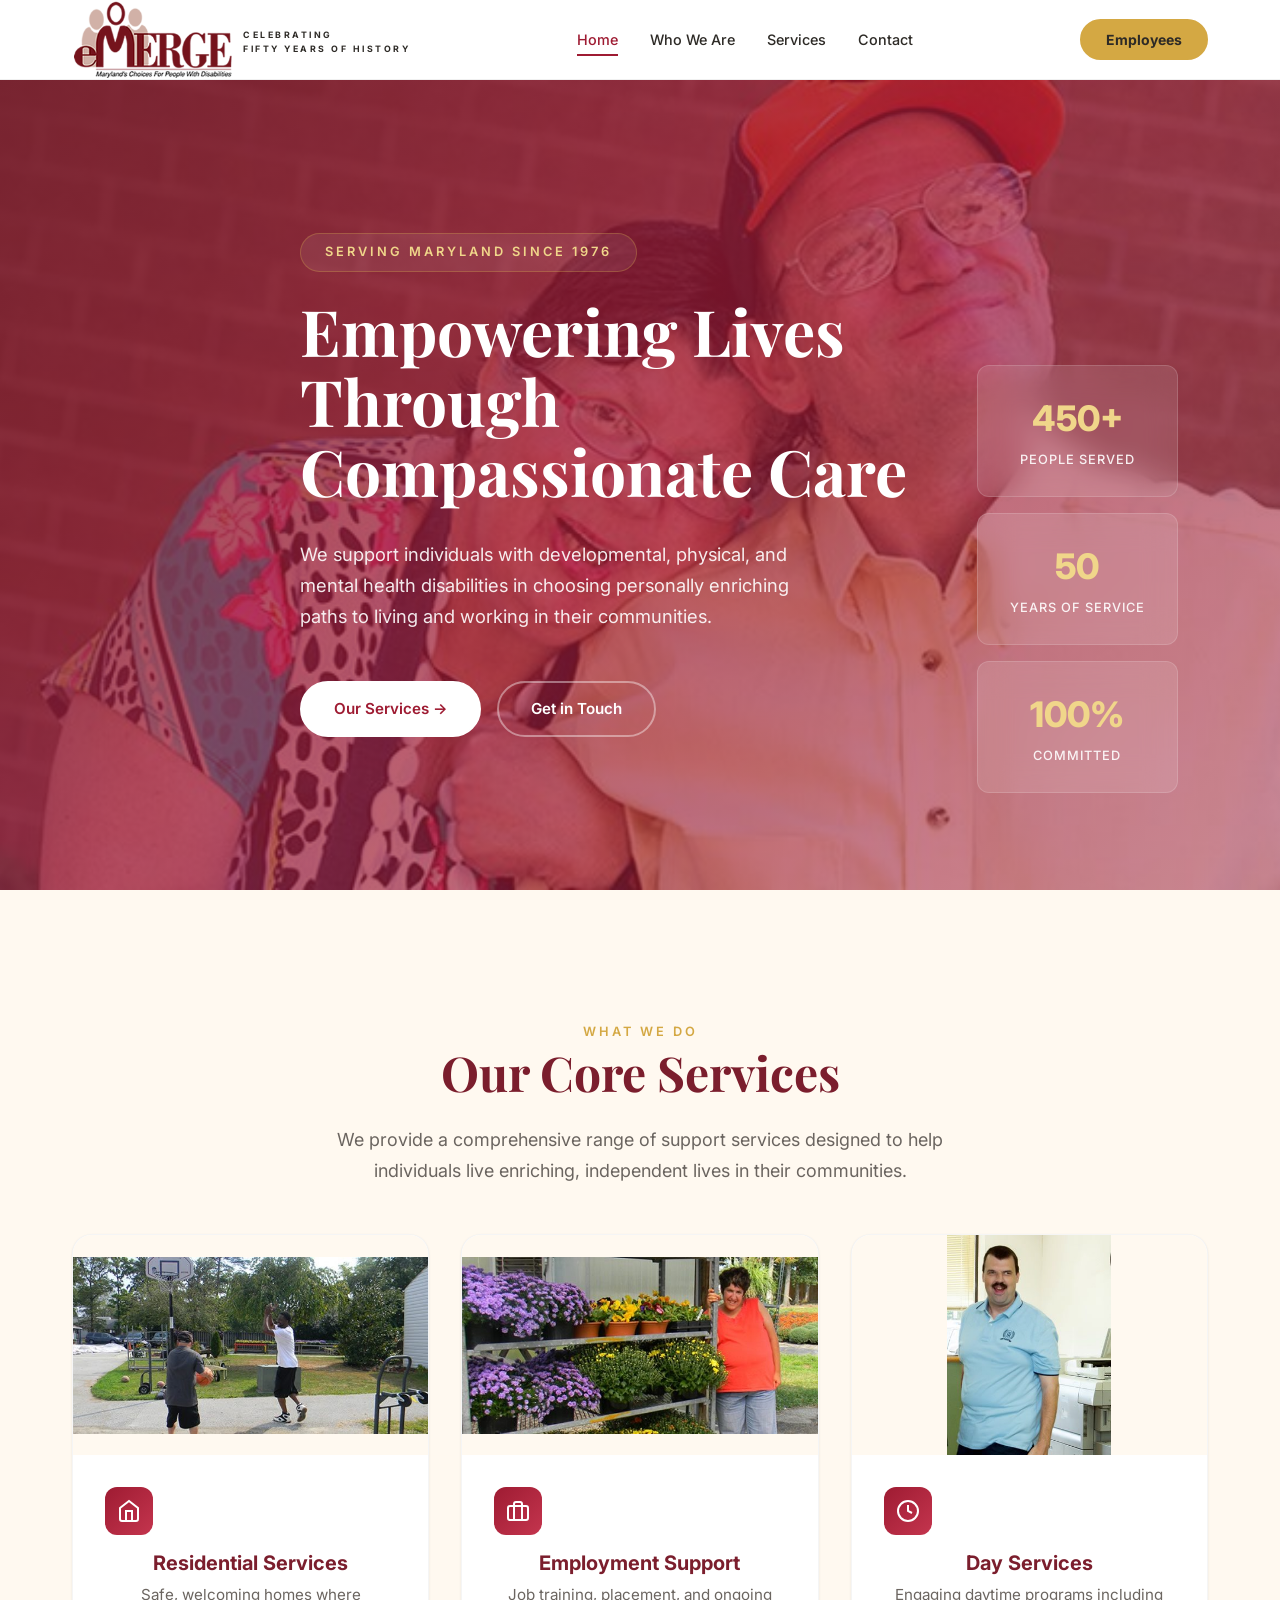
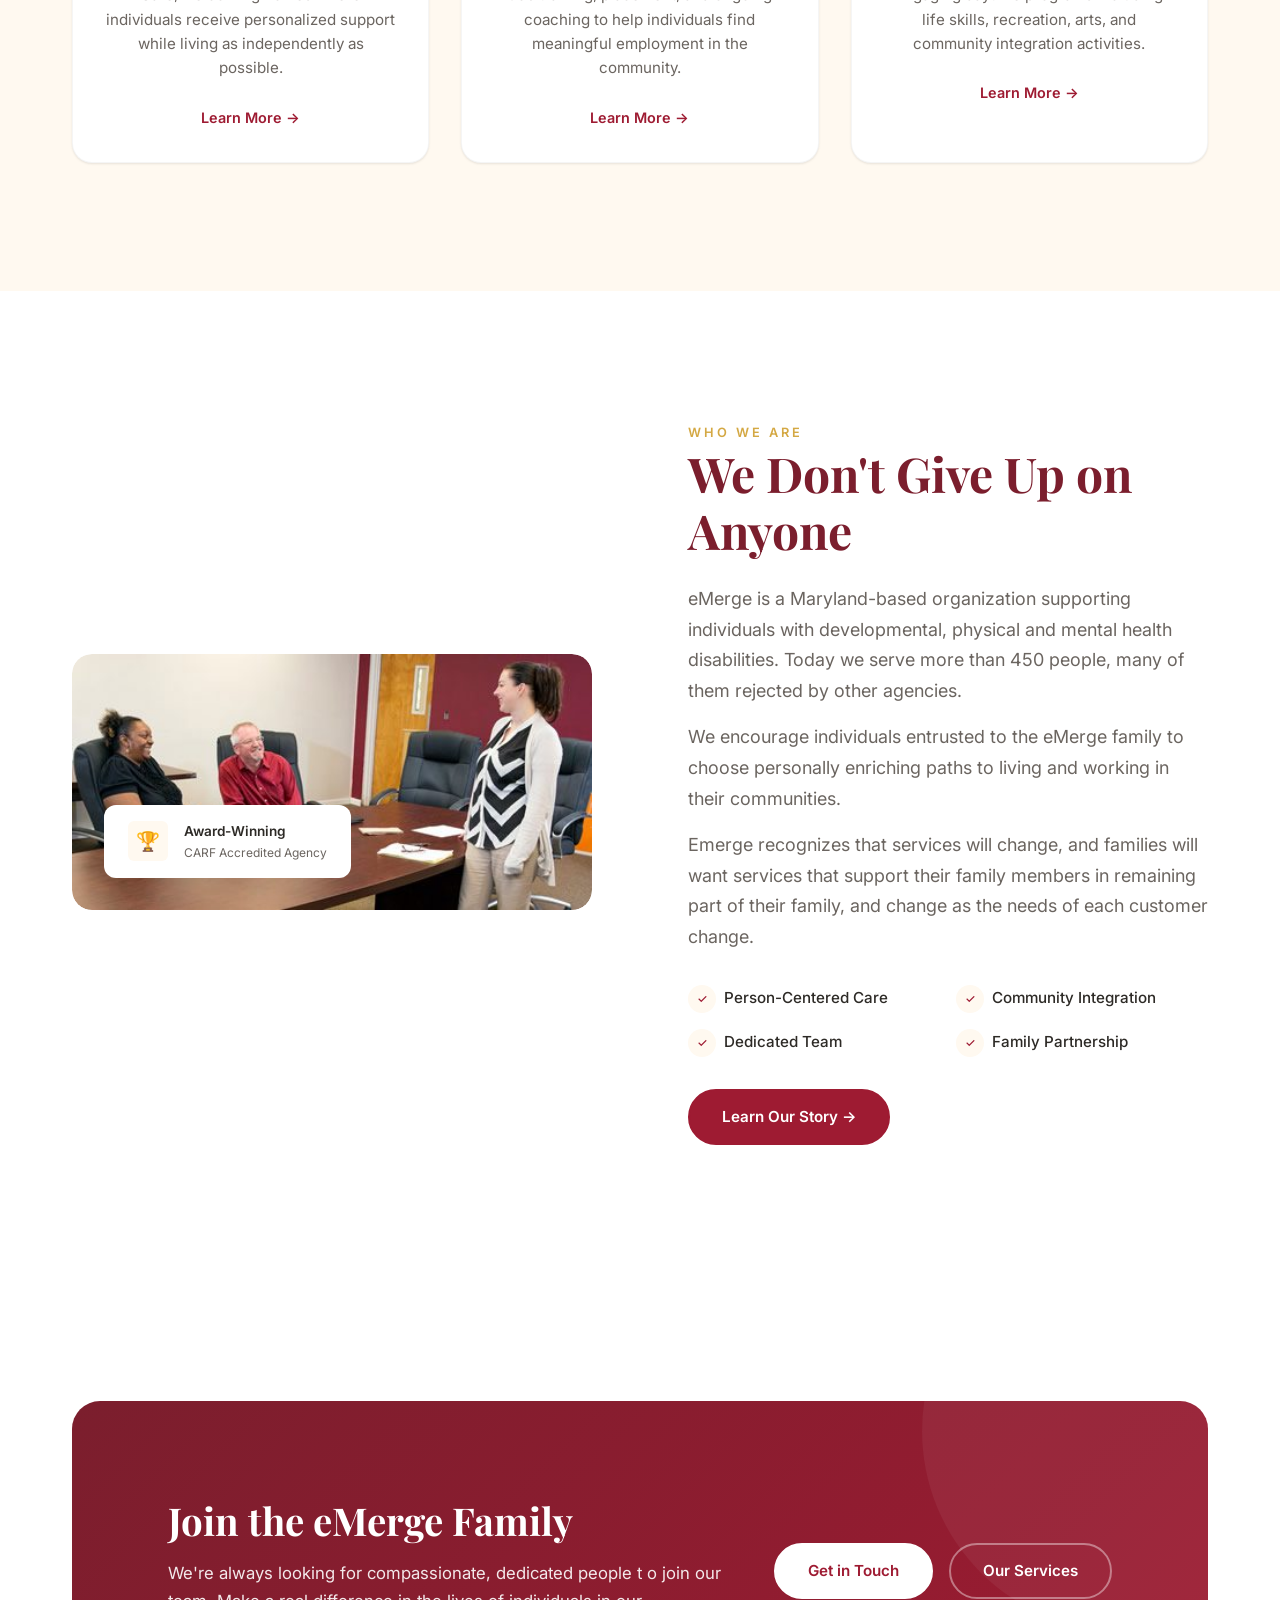
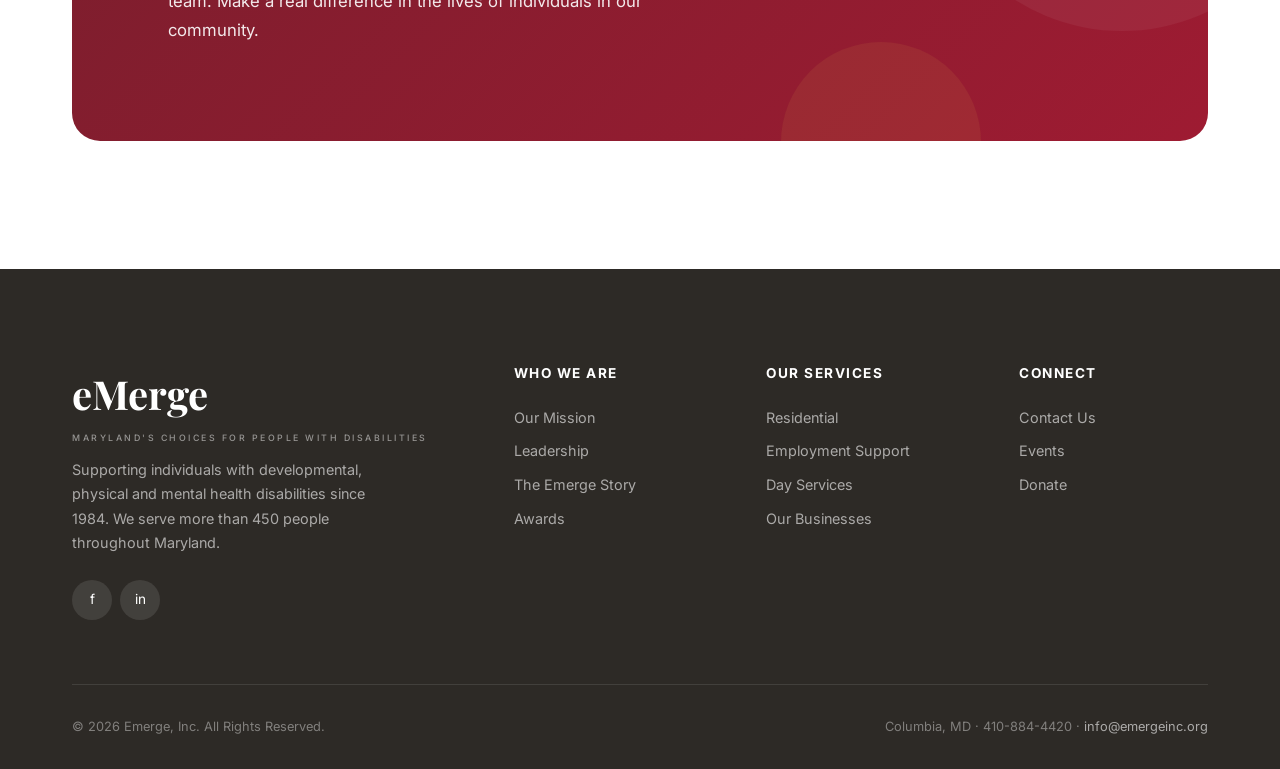
<file: index.html>
<!DOCTYPE html>
<html lang="en">

<head>
  <meta charset="UTF-8">
  <meta name="viewport" content="width=device-width, initial-scale=1.0">
  <title>eMerge — Maryland's Choices For People With Disabilities</title>
  <meta name="description"
    content="eMerge is a Maryland-based organization supporting individuals with developmental, physical and mental health disabilities. We serve more than 450 people in our community.">
  <link rel="stylesheet" href="styles.css">
</head>

<body>
  <!-- ====== Navigation ====== -->
  <nav class="navbar" id="navbar">
    <div class="container">
      <a href="index.html" class="navbar__logo" id="logo">
        <img src="images/emerge-logo.png"
             alt="eMERGE Logo"
             class="navbar__logo-icon">
        </svg>
        <div class="navbar__logo-text"><span><b><p>Celebrating</p><p>Fifty Years of History</p></b></b></span></div>
      </a>
      <ul class="navbar__links" id="navLinks">
        <li><a href="index.html" class="navbar__link">Home</a></li>
        <li><a href="about.html" class="navbar__link active">Who We Are</a></li>
        <li><a href="services.html" class="navbar__link">Services</a></li>
        <li><a href="contact.html" class="navbar__link">Contact</a></li>
      </ul>
      <div class="dropdown">
        <button class="btn btn-donate btn-sm dropdown-toggle">
          Employees
        </button>

        <div class="dropdown-menu">
          <a href="https://securepass.emergeinc.org">Password Rest & Account Unlock</a>
          <a href="outlook.office.com">Access Your Email</a>
        </div>
      </div>
    </div>
  </nav>

  <!-- ====== Hero Section ====== -->
  <section class="hero" id="hero">
    <div class="hero__bg">
      <img src="images/hero.jpg" alt="Caregivers and individuals in the community" loading="eager">
    </div>
    <div class="hero__overlay"></div>
    <div class="container">
      <div class="hero__content fade-up">
        <span class="hero__tagline">Serving Maryland Since 1976</span>
        <h1 class="hero__title">Empowering Lives Through Compassionate Care</h1>
        <p class="hero__description">
          We support individuals with developmental, physical, and mental health disabilities
          in choosing personally enriching paths to living and working in their communities.
        </p>
        <div class="hero__actions">
          <a href="services.html" class="btn btn-white">Our Services →</a>
          <a href="contact.html" class="btn btn-outline" style="border-color: rgba(255,255,255,0.4); color: white;">Get
            in Touch</a>
        </div>
      </div>
    </div>
    <div class="hero__stats">
      <div class="hero__stat fade-up">
        <span class="hero__stat-number">450+</span>
        <span class="hero__stat-label">People Served</span>
      </div>
      <div class="hero__stat fade-up">
        <span class="hero__stat-number">50</span>
        <span class="hero__stat-label">Years of Service</span>
      </div>
      <div class="hero__stat fade-up">
        <span class="hero__stat-number">100%</span>
        <span class="hero__stat-label">Committed</span>
      </div>
    </div>
  </section>

  <!-- ====== Services Section ====== -->
  <section class="section section--cream" id="services">
    <div class="container text-center">
      <span class="section-label fade-up">What We Do</span>
      <h2 class="section-title fade-up">Our Core Services</h2>
      <p class="section-subtitle fade-up">
        We provide a comprehensive range of support services designed to help individuals
        live enriching, independent lives in their communities.
      </p>

      <div class="services-grid">
        <div class="service-card fade-up" id="card-residential">
          <div class="service-card__image">
            <img src="images/residential.jpg" alt="Residential Services">
          </div>
          <div class="service-card__body">
            <div class="service-card__icon">
              <svg width="24" height="24" viewBox="0 0 24 24" fill="none" stroke="currentColor" stroke-width="2">
                <path d="M3 9l9-7 9 7v11a2 2 0 0 1-2 2H5a2 2 0 0 1-2-2z" />
                <polyline points="9 22 9 12 15 12 15 22" />
              </svg>
            </div>
            <h3 class="service-card__title">Residential Services</h3>
            <p class="service-card__text">
              Safe, welcoming homes where individuals receive personalized support
              while living as independently as possible.
            </p>
            <a href="services.html" class="service-card__link">Learn More →</a>
          </div>
        </div>

        <div class="service-card fade-up" id="card-employment">
          <div class="service-card__image">
            <img src="images/employment.jpg" alt="Employment Support">
          </div>
          <div class="service-card__body">
            <div class="service-card__icon">
              <svg width="24" height="24" viewBox="0 0 24 24" fill="none" stroke="currentColor" stroke-width="2">
                <rect x="2" y="7" width="20" height="14" rx="2" ry="2" />
                <path d="M16 21V5a2 2 0 0 0-2-2h-4a2 2 0 0 0-2 2v16" />
              </svg>
            </div>
            <h3 class="service-card__title">Employment Support</h3>
            <p class="service-card__text">
              Job training, placement, and ongoing coaching to help individuals
              find meaningful employment in the community.
            </p>
            <a href="services.html" class="service-card__link">Learn More →</a>
          </div>
        </div>

        <div class="service-card fade-up" id="card-day-services">
          <div class="service-card__image">
            <img src="images/day-services.jpg" alt="Day Services">
          </div>
          <div class="service-card__body">
            <div class="service-card__icon">
              <svg width="24" height="24" viewBox="0 0 24 24" fill="none" stroke="currentColor" stroke-width="2">
                <circle cx="12" cy="12" r="10" />
                <polyline points="12 6 12 12 16 14" />
              </svg>
            </div>
            <h3 class="service-card__title">Day Services</h3>
            <p class="service-card__text">
              Engaging daytime programs including life skills, recreation, arts,
              and community integration activities.
            </p>
            <a href="services.html" class="service-card__link">Learn More →</a>
          </div>
        </div>
      </div>
    </div>
  </section>

  <!-- ====== Mission Section ====== -->
  <section class="section" id="mission">
    <div class="container">
      <div class="mission">
        <div class="mission__image fade-up">
          <img src="images/whoweare.jpg" alt="Emerge community members">
          <div class="mission__image-badge">
            <div class="mission__image-badge-icon">🏆</div>
            <div class="mission__image-badge-text">
              Award-Winning
              <span>CARF Accredited Agency</span>
            </div>
          </div>
        </div>
        <div class="mission__content fade-up">
          <span class="section-label">Who We Are</span>
          <h2 class="section-title">We Don't Give Up on Anyone</h2>
          <p class="section-subtitle">
            eMerge is a Maryland-based organization supporting individuals with developmental,
            physical and mental health disabilities. Today we serve more than 450 people,
            many of them rejected by other agencies.
          </p>
          <p class="section-subtitle" style="margin-top: var(--space-md);">
            We encourage individuals entrusted to the eMerge family to choose personally
            enriching paths to living and working in their communities.
          </p>
          <p class="section-subtitle" style="margin-top: var(--space-md);">
            Emerge recognizes that services will change, and families will want services that support their
            family members in remaining part of their family, and
            change as the needs of each customer change.
          </p>
          <div class="mission__values">
            <div class="mission__value">
              <div class="mission__value-icon">✓</div>
              <span>Person-Centered Care</span>
            </div>
            <div class="mission__value">
              <div class="mission__value-icon">✓</div>
              <span>Community Integration</span>
            </div>
            <div class="mission__value">
              <div class="mission__value-icon">✓</div>
              <span>Dedicated Team</span>
            </div>
            <div class="mission__value">
              <div class="mission__value-icon">✓</div>
              <span>Family Partnership</span>
            </div>
          </div>
          <a href="about.html" class="btn btn-primary" style="margin-top: var(--space-xl);">Learn Our Story →</a>
        </div>
      </div>
    </div>
  </section>


  <!-- ====== Testimonial Section ====== -->


  <!-- ====== CTA / Join Banner ====== -->
  <section class="section" id="join">
    <div class="container">
      <div class="cta-banner fade-up">
        <div class="cta-banner__content">
          <h2 class="cta-banner__title">Join the eMerge Family</h2>
          <p class="cta-banner__text">
            We're always looking for compassionate, dedicated people t  o join our team.
            Make a real difference in the lives of individuals in our community.
          </p>
        </div>
        <div class="cta-banner__actions">
          <a href="contact.html" class="btn btn-white">Get in Touch</a>
          <a href="services.html" class="btn btn-outline" style="border-color: rgba(255,255,255,0.4); color: white;">Our
            Services</a>
        </div>
      </div>
    </div>
  </section>

  <!-- ====== Footer ====== -->
  <footer class="footer" id="footer">
    <div class="container">
      <div class="footer__grid">
        <div class="footer__brand">
          <a href="index.html" class="navbar__logo" style="margin-bottom: var(--space-md);">
            <div class="navbar__logo-text" style="color: white;">
              eMerge
              <span style="color: rgba(255,255,255,0.5);">Maryland's Choices For People With Disabilities</span>
            </div>
          </a>
          <p class="footer__brand-text">
            Supporting individuals with developmental, physical and mental health disabilities
            since 1984. We serve more than 450 people throughout Maryland.
          </p>
          <div class="footer__social">
            <a href="https://www.facebook.com/eMergeInc" class="footer__social-link" aria-label="Facebook"
              target="_blank">f</a>
            <a href="http://www.linkedin.com/company/emerge-inc" class="footer__social-link" aria-label="LinkedIn"
              target="_blank">in</a>
          </div>
        </div>

        <div>
          <h3 class="footer__heading">Who We Are</h3>
          <ul class="footer__links">
            <li><a href="about.html" class="footer__link">Our Mission</a></li>
            <li><a href="about.html" class="footer__link">Leadership</a></li>
            <li><a href="about.html" class="footer__link">The Emerge Story</a></li>
            <li><a href="about.html" class="footer__link">Awards</a></li>
          </ul>
        </div>

        <div>
          <h3 class="footer__heading">Our Services</h3>
          <ul class="footer__links">
            <li><a href="services.html" class="footer__link">Residential</a></li>
            <li><a href="services.html" class="footer__link">Employment Support</a></li>
            <li><a href="services.html" class="footer__link">Day Services</a></li>
            <li><a href="services.html" class="footer__link">Our Businesses</a></li>
          </ul>
        </div>

        <div>
          <h3 class="footer__heading">Connect</h3>
          <ul class="footer__links">
            <li><a href="contact.html" class="footer__link">Contact Us</a></li>
            <li><a href="#" class="footer__link">Events</a></li>
            <li><a href="#" class="footer__link">Donate</a></li>
          </ul>
        </div>
      </div>

      <div class="footer__bottom">
        <p>© 2026 Emerge, Inc. All Rights Reserved.</p>
        <p>Columbia, MD · 410-884-4420 · <a href="mailto:info@emergeinc.org"
            style="color: rgba(255,255,255,0.6);">info@emergeinc.org</a></p>
      </div>
    </div>
  </footer>

  <script src="main.js"></script>
</body>

</html>
</file>
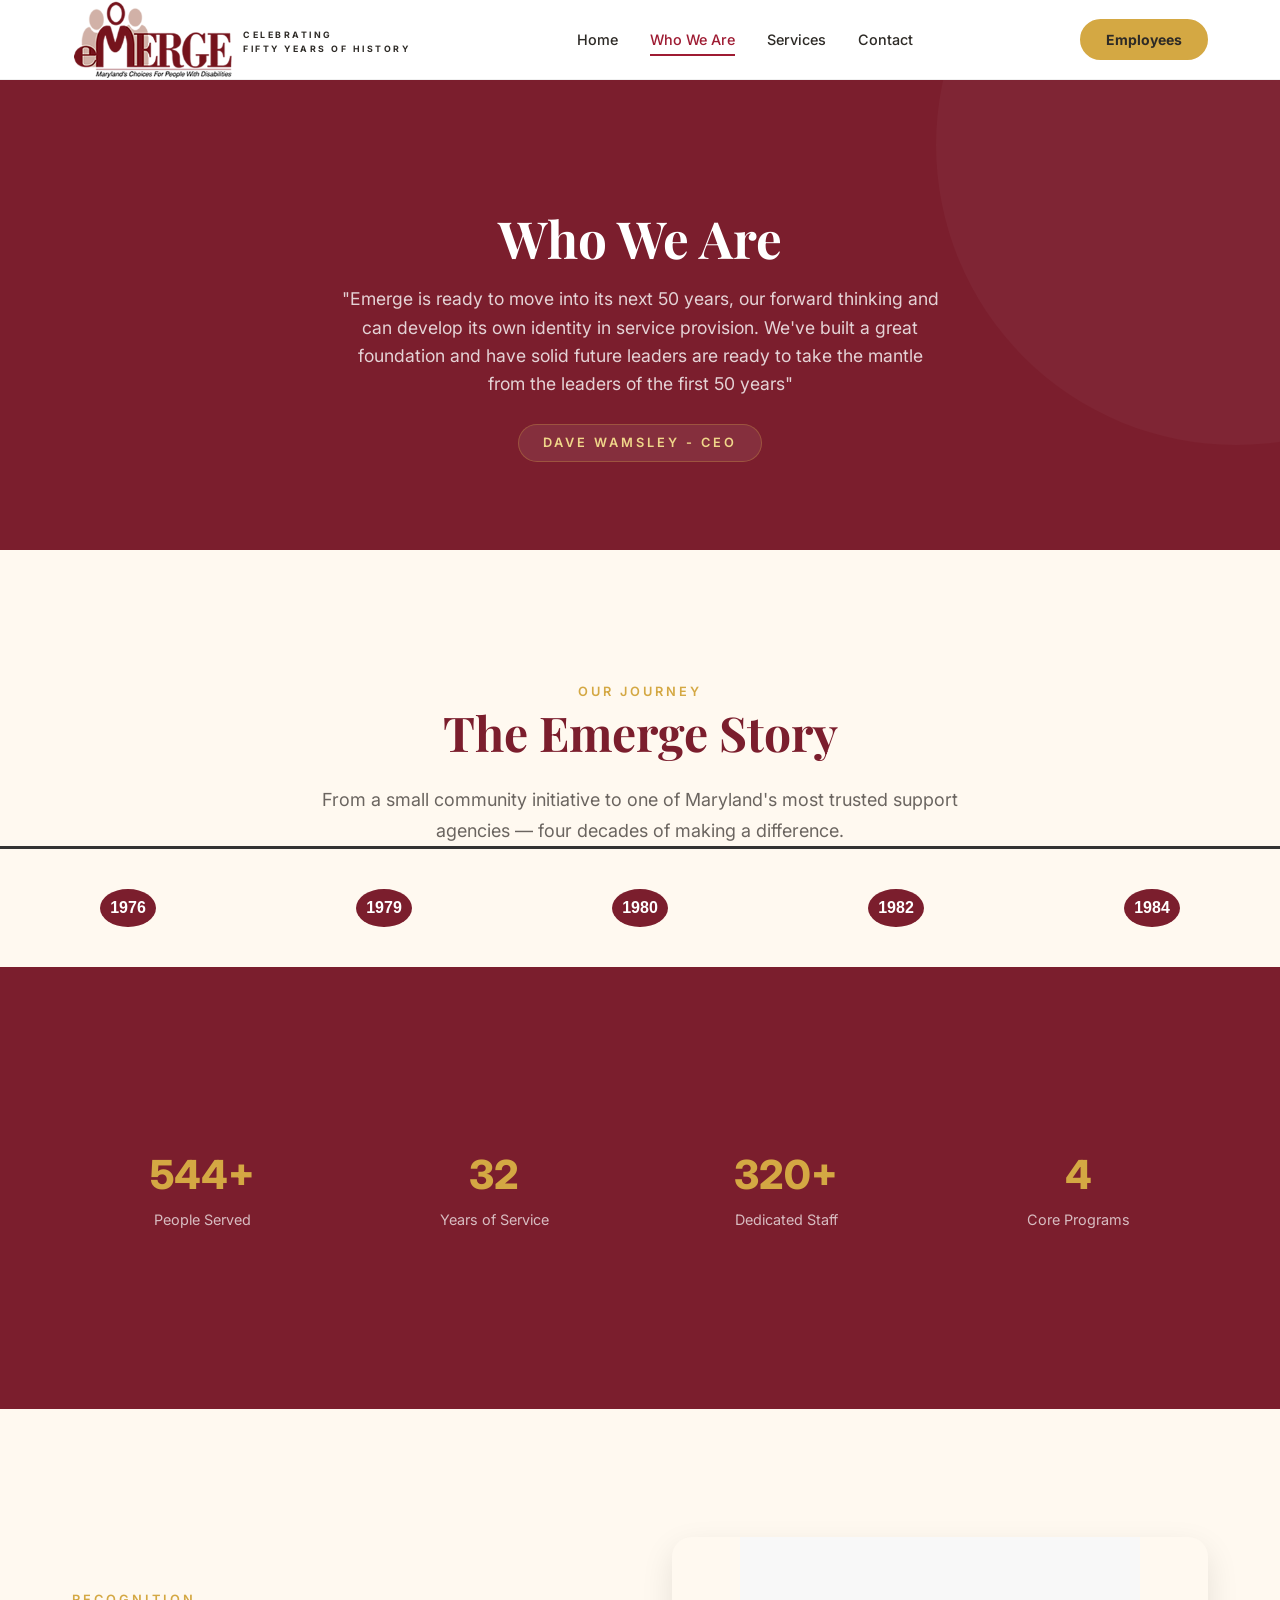
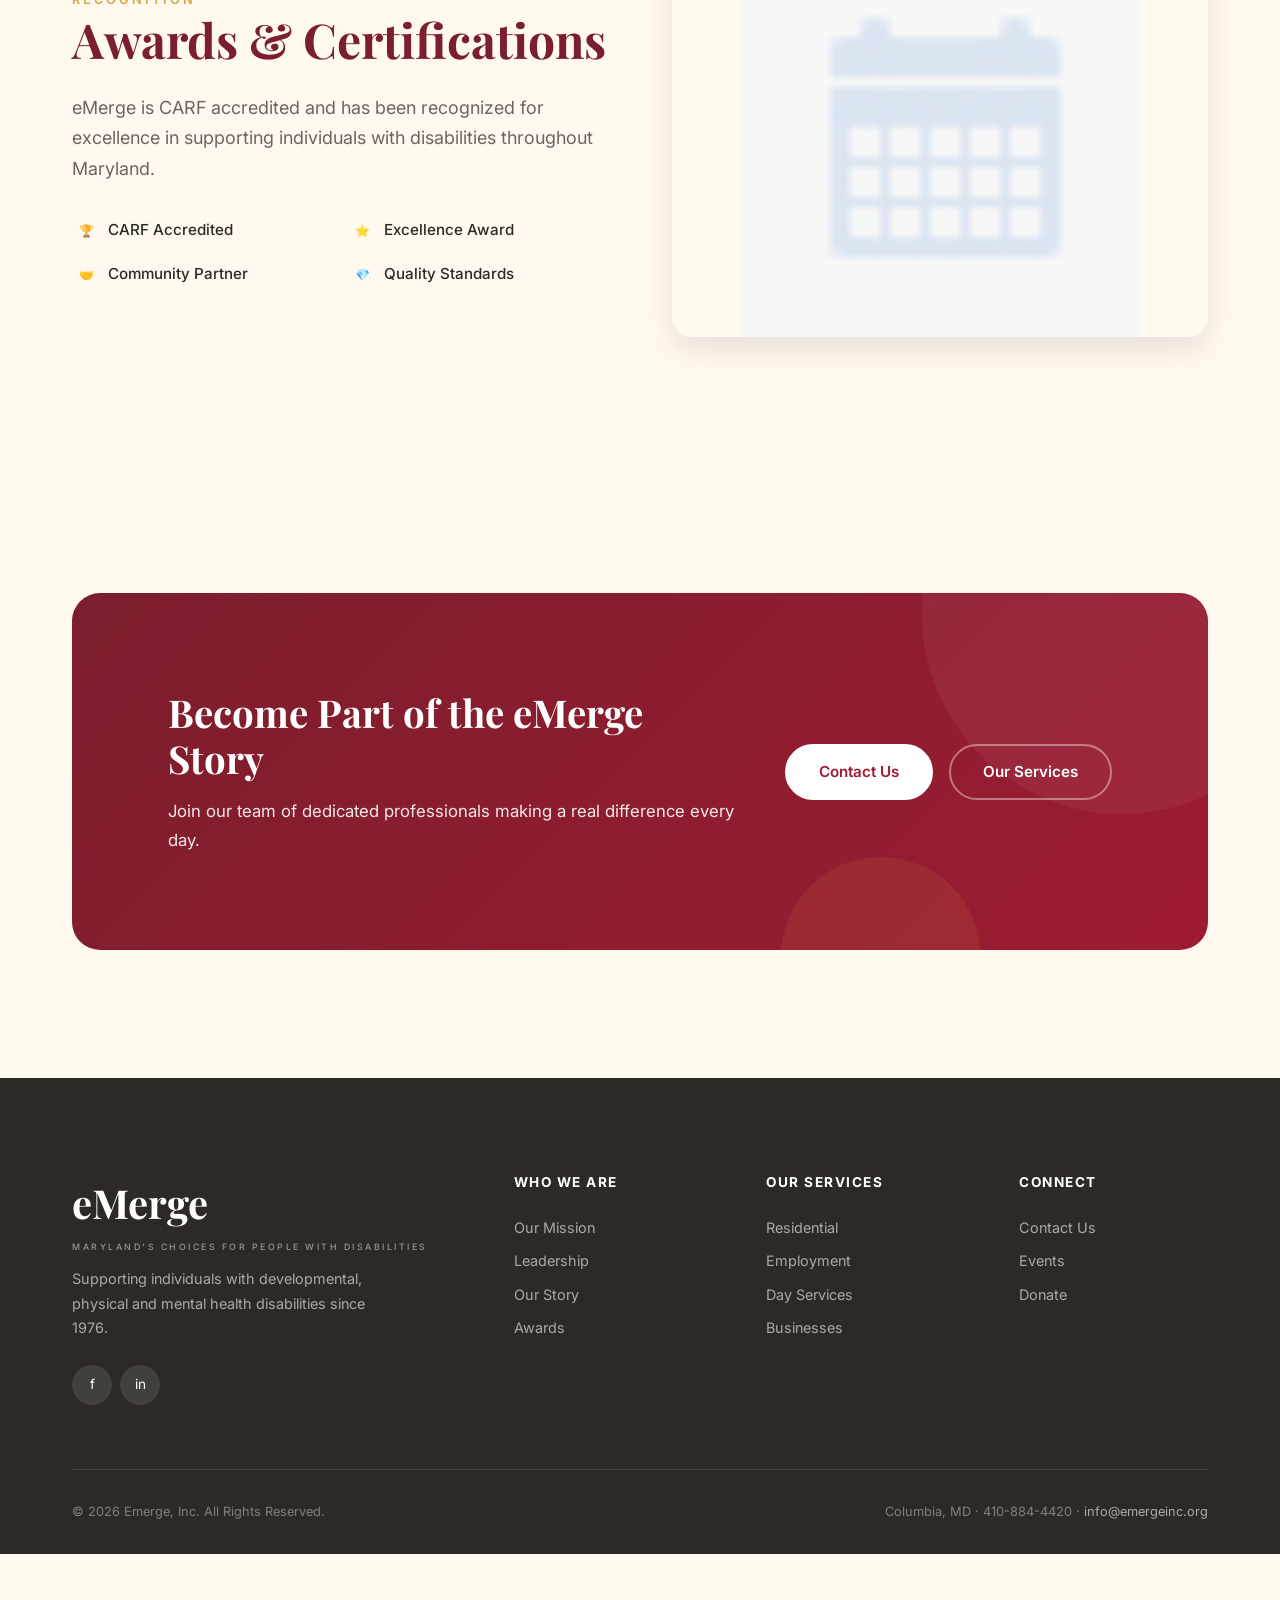
<file: about.html>
<!DOCTYPE html>
<html lang="en">

<head>
    <meta charset="UTF-8">
    <meta name="viewport" content="width=device-width, initial-scale=1.0">
    <title>Who We Are — eMerge</title>
    <meta name="description"
        content="Learn about eMerge, a Maryland-based organization supporting individuals with developmental, physical and mental health disabilities since 1984.">
    <link rel="stylesheet" href="styles.css">
</head>

<body>
<!-- ====== Navigation ====== -->
<nav class="navbar" id="navbar">
    <div class="container">
        <a href="index.html" class="navbar__logo" id="logo">
            <img src="images/emerge-logo.png"
                 alt="eMERGE Logo"
                 class="navbar__logo-icon">
            </svg>
            <div class="navbar__logo-text"><span><b><p>Celebrating</p><p>Fifty Years of History</p></b></span></div>
        </a>
        <ul class="navbar__links" id="navLinks">
            <li><a href="index.html" class="navbar__link">Home</a></li>
            <li><a href="about.html" class="navbar__link active">Who We Are</a></li>
            <li><a href="services.html" class="navbar__link">Services</a></li>
            <li><a href="contact.html" class="navbar__link">Contact</a></li>
        </ul>
        <div class="dropdown">
            <button class="btn btn-donate btn-sm dropdown-toggle">
                Employees
            </button>

            <div class="dropdown-menu">
                <a href="https://securepass.emergeinc.org">Password Rest & Account Unlock</a>
                <a href="outlook.office.com">Access Your Email</a>
            </div>
        </div>
    </div>
</nav>

    <!-- Page Hero -->
    <section class="page-hero">
        <div class="container">
            <h1 class="page-hero__title fade-up">Who We Are</h1>
            <p class="page-hero__subtitle fade-up">"Emerge is ready to move into its next 50 years, our forward thinking and can develop its own identity in service provision.
                We've built a great foundation and have solid future leaders are ready to take the mantle from the leaders of the first 50 years"</p>
            <br>
            <span class="hero__tagline">Dave Wamsley - CEO</span>

        </div>
    </section>

    <!-- ====== timeline====== -->
    <section class="section section--cream">
        <div class="container text-center">
            <span class="section-label fade-up">Our Journey</span>
            <h2 class="section-title fade-up">The Emerge Story</h2>
            <p class="section-subtitle fade-up">
                From a small community initiative to one of Maryland's most trusted
                support agencies — four decades of making a difference.
            </p>
        </div>
    <section class="timeline">
        <div class="timeline-item">
            <button class="year">1976</button>
            <div class="content">
                <h3>The Beginning of Our Legacy</h3>
                <p>The Articles of Incorporation are filed for
                    the Maryland Homes for the Retarded on December 6th 1976</p>
            </div>
        </div>

        <div class="timeline-item">
            <button class="year">1979</button>
            <div class="content">
                <h3>Establishing Leadership</h3>
                <img src="images/mdmayors.png">
                <p><ul>
                <li>Maryland Homes for the Retarded changes its name to Maryland Homes for the Handicapped.
                    Rev. David Michel, Jack Merriman, and Charles Helm are the founding directors.</li>
                <li>Jack Merriman convinces Baltimore City to give the Mayor’s Residence on
                    Maryland Ave to Maryland Homes.</li>
                </p>
            </div>
        </div>

        <div class="timeline-item">
            <button class="year">1980</button>
            <div class="content">
                <h3>Astor Courts</h3>
                <img src="images/astorcourts.png">
                <p>Rev Michel and Charles Helms convinces St Marks Lutheran Church
                    to use its endowment ($500,000) to purchase Astor Courts on 25th and St. Paul
                    to create housing for people from Rosewood.</p>
            </div>
        </div>

        <div class="timeline-item">
            <button class="year">1982</button>
            <div class="content">
                <h3>Program Expansion </h3>
                <img src="images/gerst.png">
                <p><ul>
                <li>Community Link is formed in 1982 as a subsidiary corporation of Maryland Homes
                    to own and manage Astor Courts, to be managed by Charles Helms, a for-profit corporation that
                pays its directors</li>
            </ul></p>
            </div>
        </div>
        <div class="timeline-item">
            <button class="year">1984</button>
            <div class="content">
                <h3></h3>
        </div>
                </div>
            </div>
    </section>



    <!-- Stats -->
    <section class="section section--dark">
        <div class="container">
            <div class="stats-bar">
                <div class="stat-item fade-up">
                    <span class="stat-item__number" data-count="1000" data-suffix="+">0</span>
                    <span class="stat-item__label">People Served</span>
                </div>
                <div class="stat-item fade-up">
                    <span class="stat-item__number" data-count="50" data-suffix="">0</span>
                    <span class="stat-item__label">Years of Service</span>
                </div>
                <div class="stat-item fade-up">
                    <span class="stat-item__number" data-count="600" data-suffix="+">0</span>
                    <span class="stat-item__label">Dedicated Staff</span>
                </div>
                <div class="stat-item fade-up">
                    <span class="stat-item__number" data-count="4" data-suffix="">0</span>
                    <span class="stat-item__label">Core Programs</span>
                </div>
            </div>
        </div>
    </section>

    <!-- Awards-->
    <section class="section section--cream">
        <div class="container">
            <div class="content-grid">
                <div class="fade-up">
                    <span class="section-label">Recognition</span>
                    <h2 class="section-title">Awards & Certifications</h2>
                    <p class="section-subtitle">
                        eMerge is CARF accredited and has been recognized for excellence in
                        supporting individuals with disabilities throughout Maryland.
                    </p>
                    <div class="mission__values" style="margin-top: var(--space-xl);">
                        <div class="mission__value">
                            <div class="mission__value-icon">🏆</div><span>CARF Accredited</span>
                        </div>
                        <div class="mission__value">
                            <div class="mission__value-icon">⭐</div><span>Excellence Award</span>
                        </div>
                        <div class="mission__value">
                            <div class="mission__value-icon">🤝</div><span>Community Partner</span>
                        </div>
                        <div class="mission__value">
                            <div class="mission__value-icon">💎</div><span>Quality Standards</span>
                        </div>
                    </div>
                </div>
                <div class="content-image fade-up">
                    <img src="images/service-community.jpg" alt="Award-winning care">
                </div>
            </div>
        </div>
    </section>

    <!-- CTA -->
    <section class="section">
        <div class="container">
            <div class="cta-banner fade-up">
                <div class="cta-banner__content">
                    <h2 class="cta-banner__title">Become Part of the eMerge Story</h2>
                    <p class="cta-banner__text">Join our team of dedicated professionals making a real difference every
                        day.</p>
                </div>
                <div class="cta-banner__actions">
                    <a href="contact.html" class="btn btn-white">Contact Us</a>
                    <a href="services.html" class="btn btn-outline"
                        style="border-color: rgba(255,255,255,0.4); color: white;">Our Services</a>
                </div>
            </div>
        </div>
    </section>

    <!-- Footer -->
    <footer class="footer" id="footer">
        <div class="container">
            <div class="footer__grid">
                <div class="footer__brand">
                    <a href="index.html" class="navbar__logo" style="margin-bottom: var(--space-md);">
                        <div class="navbar__logo-text" style="color: white;">eMerge<span
                                style="color: rgba(255,255,255,0.5);">Maryland's Choices For People With
                                Disabilities</span></div>
                    </a>
                    <p class="footer__brand-text">Supporting individuals with developmental, physical and mental health
                        disabilities since 1976.</p>
                    <div class="footer__social">
                        <a href="https://www.facebook.com/eMergeInc" class="footer__social-link" target="_blank">f</a>
                        <a href="http://www.linkedin.com/company/emerge-inc" class="footer__social-link"
                            target="_blank">in</a>
                    </div>
                </div>
                <div>
                    <h3 class="footer__heading">Who We Are</h3>
                    <ul class="footer__links">
                        <li><a href="about.html" class="footer__link">Our Mission</a></li>
                        <li><a href="about.html" class="footer__link">Leadership</a></li>
                        <li><a href="about.html" class="footer__link">Our Story</a></li>
                        <li><a href="about.html" class="footer__link">Awards</a></li>
                    </ul>
                </div>
                <div>
                    <h3 class="footer__heading">Our Services</h3>
                    <ul class="footer__links">
                        <li><a href="services.html" class="footer__link">Residential</a></li>
                        <li><a href="services.html" class="footer__link">Employment</a></li>
                        <li><a href="services.html" class="footer__link">Day Services</a></li>
                        <li><a href="services.html" class="footer__link">Businesses</a></li>
                    </ul>
                </div>
                <div>
                    <h3 class="footer__heading">Connect</h3>
                    <ul class="footer__links">
                        <li><a href="contact.html" class="footer__link">Contact Us</a></li>
                        <li><a href="#" class="footer__link">Events</a></li>
                        <li><a href="#" class="footer__link">Donate</a></li>
                    </ul>
                </div>
            </div>
            <div class="footer__bottom">
                <p>© 2026 Emerge, Inc. All Rights Reserved.</p>
                <p>Columbia, MD · 410-884-4420 · <a href="mailto:info@emergeinc.org"
                        style="color: rgba(255,255,255,0.6);">info@emergeinc.org</a></p>
            </div>
        </div>
    </footer>
    <script src="main.js"></script>
</body>

</html>
</file>
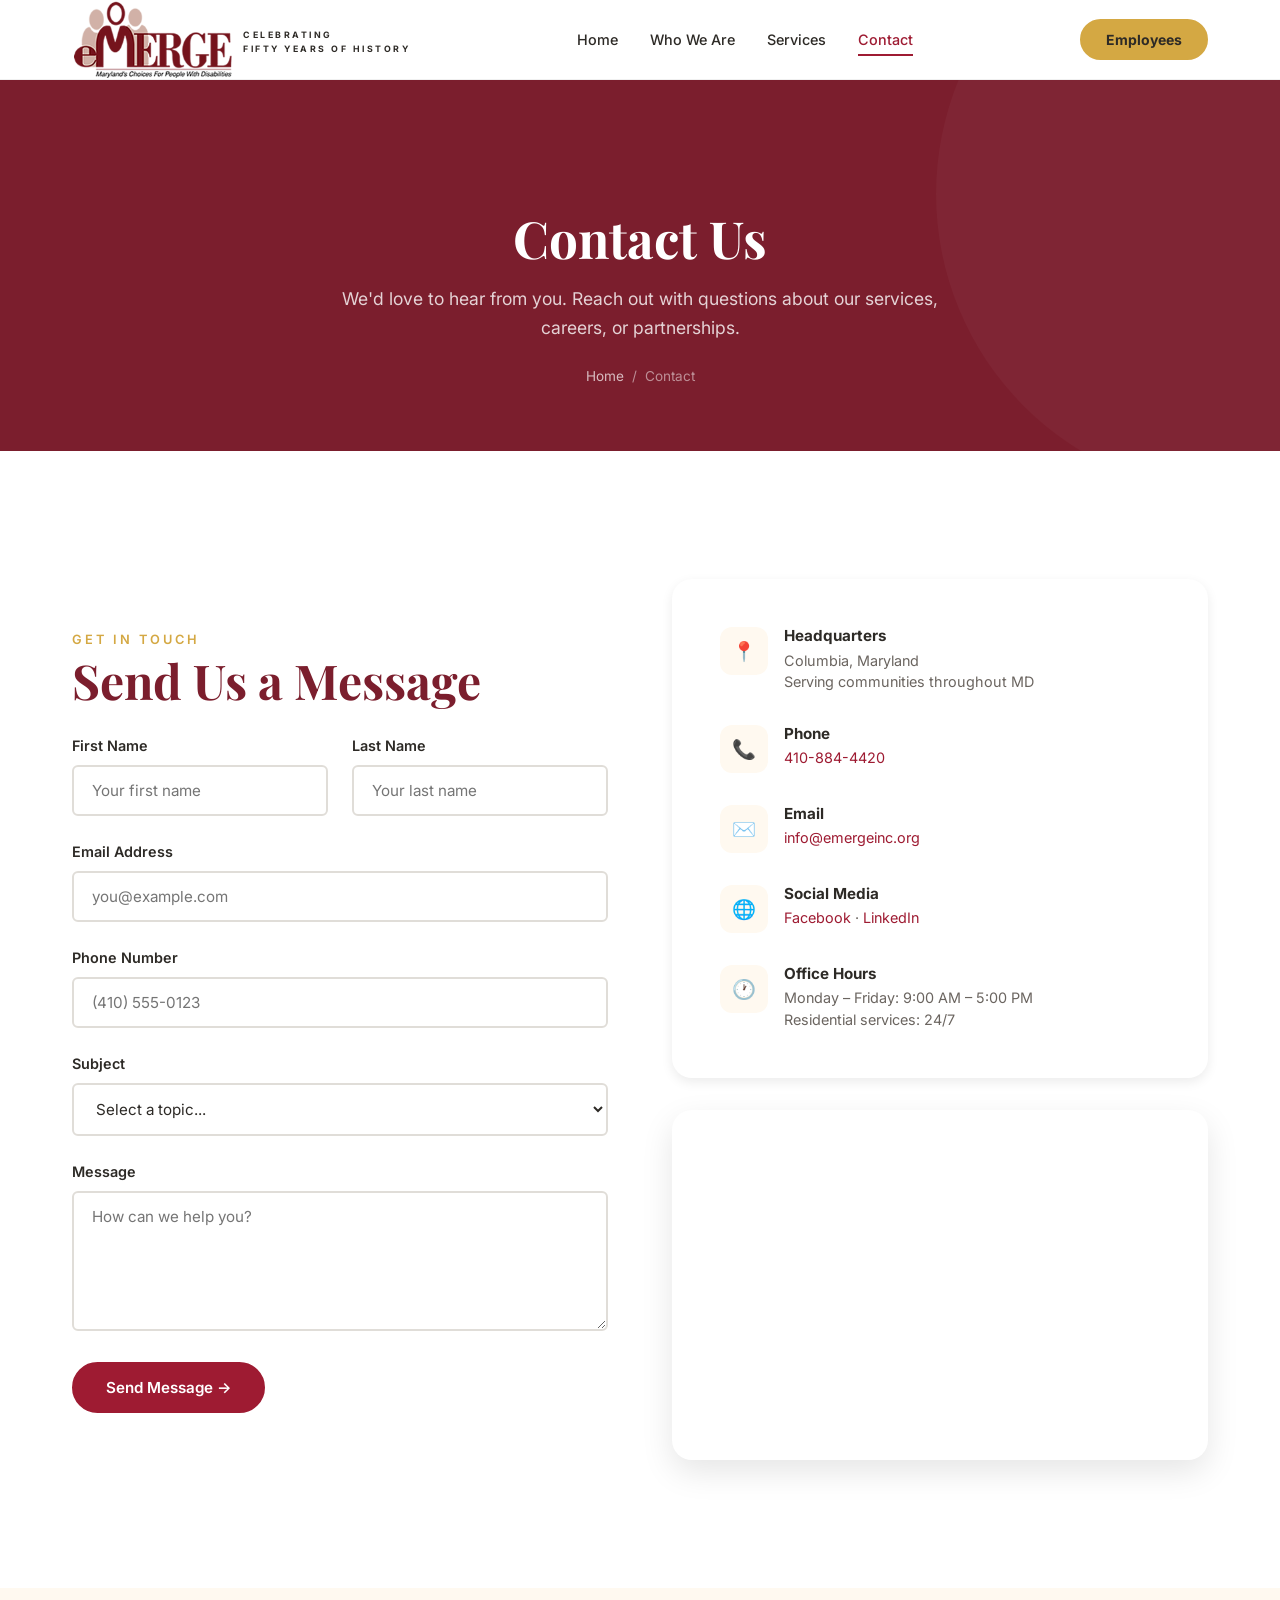
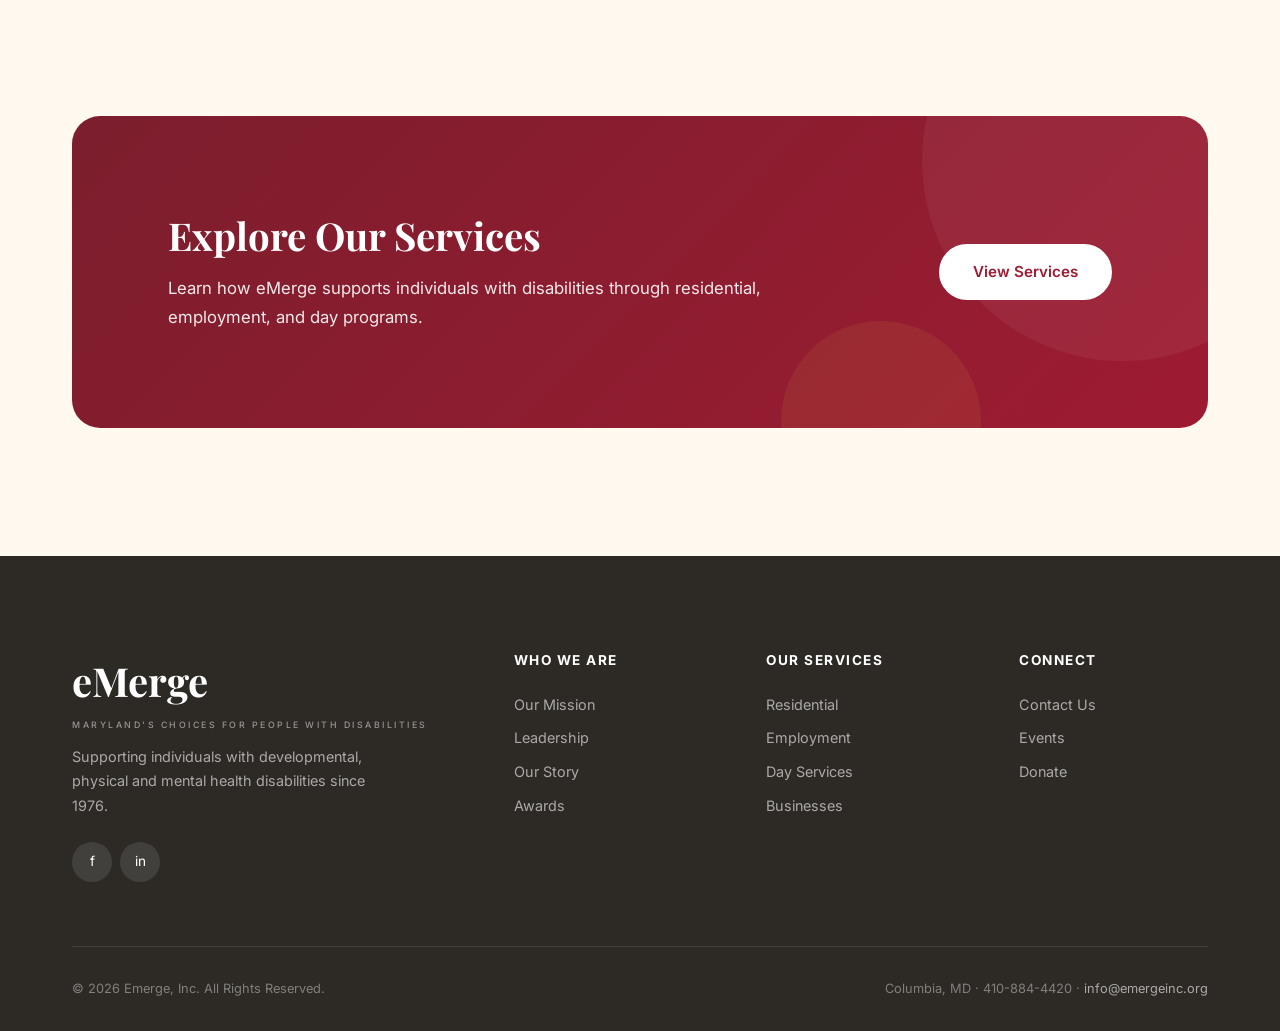
<file: contact.html>
<!DOCTYPE html>
<html lang="en">

<head>
    <meta charset="UTF-8">
    <meta name="viewport" content="width=device-width, initial-scale=1.0">
    <title>Contact Us — eMerge</title>
    <meta name="description"
        content="Get in touch with eMerge. Located in Columbia, Maryland, we're ready to answer your questions about our services and career opportunities.">
    <link rel="stylesheet" href="styles.css">
</head>

<body>

    <!-- ====== Navigation ====== -->
    <nav class="navbar" id="navbar">
        <div class="container">
            <a href="index.html" class="navbar__logo" id="logo">
                <img src="images/emerge-logo.png"
                     alt="eMERGE Logo"
                     class="navbar__logo-icon">
                </svg>
                <div class="navbar__logo-text"><span><b><p>Celebrating</p><p>Fifty Years of History</p></b></b></span></div>
            </a>
            <ul class="navbar__links" id="navLinks">
                <li><a href="index.html" class="navbar__link">Home</a></li>
                <li><a href="about.html" class="navbar__link active">Who We Are</a></li>
                <li><a href="services.html" class="navbar__link">Services</a></li>
                <li><a href="contact.html" class="navbar__link">Contact</a></li>
            </ul>
            <div class="dropdown">
                <button class="btn btn-donate btn-sm dropdown-toggle">
                    Employees
                </button>

                <div class="dropdown-menu">
                    <a href="https://securepass.emergeinc.org">Password Rest & Account Unlock</a>
                    <a href="https://outlook.office.com">Access Your Email</a>
                </div>
            </div>
        </div>
    </nav>


    <!-- Page Hero -->
    <section class="page-hero">
        <div class="container">
            <h1 class="page-hero__title fade-up">Contact Us</h1>
            <p class="page-hero__subtitle fade-up">We'd love to hear from you. Reach out with questions about our
                services, careers, or partnerships.</p>
            <div class="page-hero__breadcrumb fade-up">
                <a href="index.html">Home</a> <span>/</span> <span>Contact</span>
            </div>
        </div>
    </section>

    <!-- Contact Section -->
    <section class="section">
        <div class="container">
            <div class="content-grid">
                <!-- Contact Form -->
                <div class="fade-up">
                    <span class="section-label">Get In Touch</span>
                    <h2 class="section-title">Send Us a Message</h2>
                    <form class="contact-form" id="contactForm">
                        <div class="form-row">
                            <div class="form-group">
                                <label for="firstName">First Name</label>
                                <input type="text" id="firstName" name="firstName" placeholder="Your first name"
                                    required>
                            </div>
                            <div class="form-group">
                                <label for="lastName">Last Name</label>
                                <input type="text" id="lastName" name="lastName" placeholder="Your last name" required>
                            </div>
                        </div>
                        <div class="form-group">
                            <label for="email">Email Address</label>
                            <input type="email" id="email" name="email" placeholder="you@example.com" required>
                        </div>
                        <div class="form-group">
                            <label for="phone">Phone Number</label>
                            <input type="tel" id="phone" name="phone" placeholder="(410) 555-0123">
                        </div>
                        <div class="form-group">
                            <label for="subject">Subject</label>
                            <select id="subject" name="subject">
                                <option value="">Select a topic...</option>
                                <option value="services">Our Services</option>
                                <option value="careers">Career Opportunities</option>
                                <option value="volunteer">Volunteering</option>
                                <option value="donate">Donations</option>
                                <option value="partnership">Community Partnership</option>
                                <option value="other">Other</option>
                            </select>
                        </div>
                        <div class="form-group">
                            <label for="message">Message</label>
                            <textarea id="message" name="message" placeholder="How can we help you?"
                                required></textarea>
                        </div>
                        <button type="submit" class="btn btn-primary" id="submitBtn">Send Message →</button>
                    </form>
                </div>

                <!-- Contact Info -->
                <div class="fade-up">
                    <div class="contact-info-card" style="margin-bottom: var(--space-xl);">
                        <div class="contact-info-item">
                            <div class="contact-info-icon">📍</div>
                            <div class="contact-info-text">
                                <h4>Headquarters</h4>
                                <p>Columbia, Maryland<br>Serving communities throughout MD</p>
                            </div>
                        </div>
                        <div class="contact-info-item">
                            <div class="contact-info-icon">📞</div>
                            <div class="contact-info-text">
                                <h4>Phone</h4>
                                <p><a href="tel:4108844420" style="color: var(--color-primary);">410-884-4420</a></p>
                            </div>
                        </div>
                        <div class="contact-info-item">
                            <div class="contact-info-icon">✉️</div>
                            <div class="contact-info-text">
                                <h4>Email</h4>
                                <p><a href="mailto:info@emergeinc.org"
                                        style="color: var(--color-primary);">info@emergeinc.org</a></p>
                            </div>
                        </div>
                        <div class="contact-info-item">
                            <div class="contact-info-icon">🌐</div>
                            <div class="contact-info-text">
                                <h4>Social Media</h4>
                                <p>
                                    <a href="https://www.facebook.com/eMergeInc" target="_blank"
                                        style="color: var(--color-primary);">Facebook</a> ·
                                    <a href="http://www.linkedin.com/company/emerge-inc" target="_blank"
                                        style="color: var(--color-primary);">LinkedIn</a>
                                </p>
                            </div>
                        </div>
                        <div class="contact-info-item">
                            <div class="contact-info-icon">🕐</div>
                            <div class="contact-info-text">
                                <h4>Office Hours</h4>
                                <p>Monday – Friday: 9:00 AM – 5:00 PM<br>Residential services: 24/7</p>
                            </div>
                        </div>
                    </div>

                    <!-- Map -->
                    <div class="map-container">
                        <iframe
                            src="https://www.google.com/maps/embed?pb=!1m18!1m12!1m3!1d49412.95876869!2d-76.87!3d39.21!2m3!1f0!2f0!3f0!3m2!1i1024!2i768!4f13.1!3m3!1m2!1s0x89b7dfb2eb0be73f%3A0xf3e3c2c3c3c3c3c3!2sColumbia%2C+MD!5e0!3m2!1sen!2sus!4v1234567890"
                            allowfullscreen="" loading="lazy" referrerpolicy="no-referrer-when-downgrade"
                            title="eMerge location in Columbia, Maryland">
                        </iframe>
                    </div>
                </div>
            </div>
        </div>
    </section>

    <!-- CTA -->
    <section class="section section--cream">
        <div class="container">
            <div class="cta-banner fade-up">
                <div class="cta-banner__content">
                    <h2 class="cta-banner__title">Explore Our Services</h2>
                    <p class="cta-banner__text">Learn how eMerge supports individuals with disabilities through
                        residential, employment, and day programs.
                    </p>
                </div>
                <div class="cta-banner__actions">
                    <a href="services.html" class="btn btn-white">View Services</a>
                </div>
            </div>
        </div>
    </section>

    <!-- Footer -->
    <footer class="footer" id="footer">
        <div class="container">
            <div class="footer__grid">
                <div class="footer__brand">
                    <a href="index.html" class="navbar__logo" style="margin-bottom: var(--space-md);">
                        <div class="navbar__logo-text" style="color: white;">eMerge<span
                                style="color: rgba(255,255,255,0.5);">Maryland's Choices For People With
                                Disabilities</span></div>
                    </a>
                    <p class="footer__brand-text">Supporting individuals with developmental, physical and mental health
                        disabilities since 1976.</p>
                    <div class="footer__social"><a href="https://www.facebook.com/eMergeInc" class="footer__social-link"
                            target="_blank">f</a><a href="http://www.linkedin.com/company/emerge-inc"
                            class="footer__social-link" target="_blank">in</a></div>
                </div>
                <div>
                    <h3 class="footer__heading">Who We Are</h3>
                    <ul class="footer__links">
                        <li><a href="about.html" class="footer__link">Our Mission</a></li>
                        <li><a href="about.html" class="footer__link">Leadership</a></li>
                        <li><a href="about.html" class="footer__link">Our Story</a></li>
                        <li><a href="about.html" class="footer__link">Awards</a></li>
                    </ul>
                </div>
                <div>
                    <h3 class="footer__heading">Our Services</h3>
                    <ul class="footer__links">
                        <li><a href="services.html" class="footer__link">Residential</a></li>
                        <li><a href="services.html" class="footer__link">Employment</a></li>
                        <li><a href="services.html" class="footer__link">Day Services</a></li>
                        <li><a href="services.html" class="footer__link">Businesses</a></li>
                    </ul>
                </div>
                <div>
                    <h3 class="footer__heading">Connect</h3>
                    <ul class="footer__links">
                        <li><a href="contact.html" class="footer__link">Contact Us</a></li>
                        <li><a href="#" class="footer__link">Events</a></li>
                        <li><a href="#" class="footer__link">Donate</a></li>
                    </ul>
                </div>
            </div>
            <div class="footer__bottom">
                <p>© 2026 Emerge, Inc. All Rights Reserved.</p>
                <p>Columbia, MD · 410-884-4420 · <a href="mailto:info@emergeinc.org"
                        style="color: rgba(255,255,255,0.6);">info@emergeinc.org</a></p>
            </div>
        </div>
    </footer>
    <script src="main.js"></script>
</body>

</html>
</file>
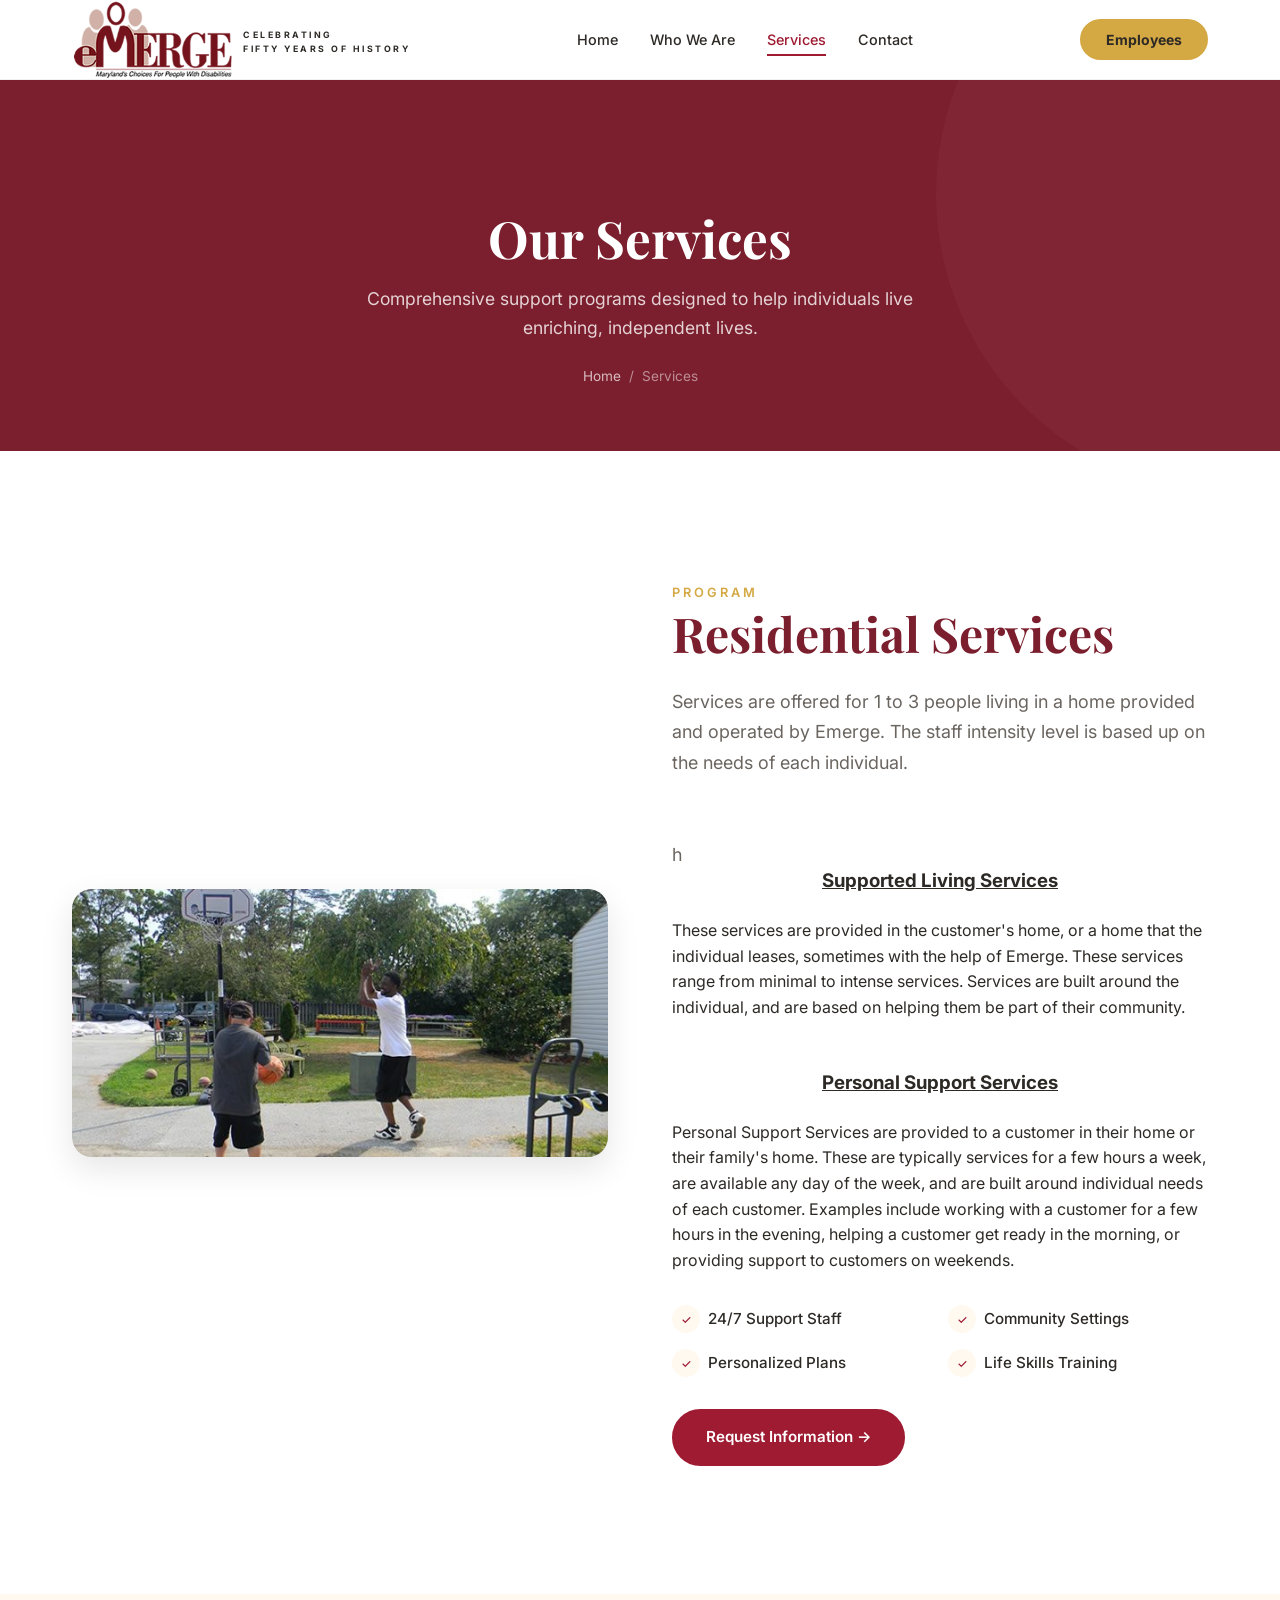
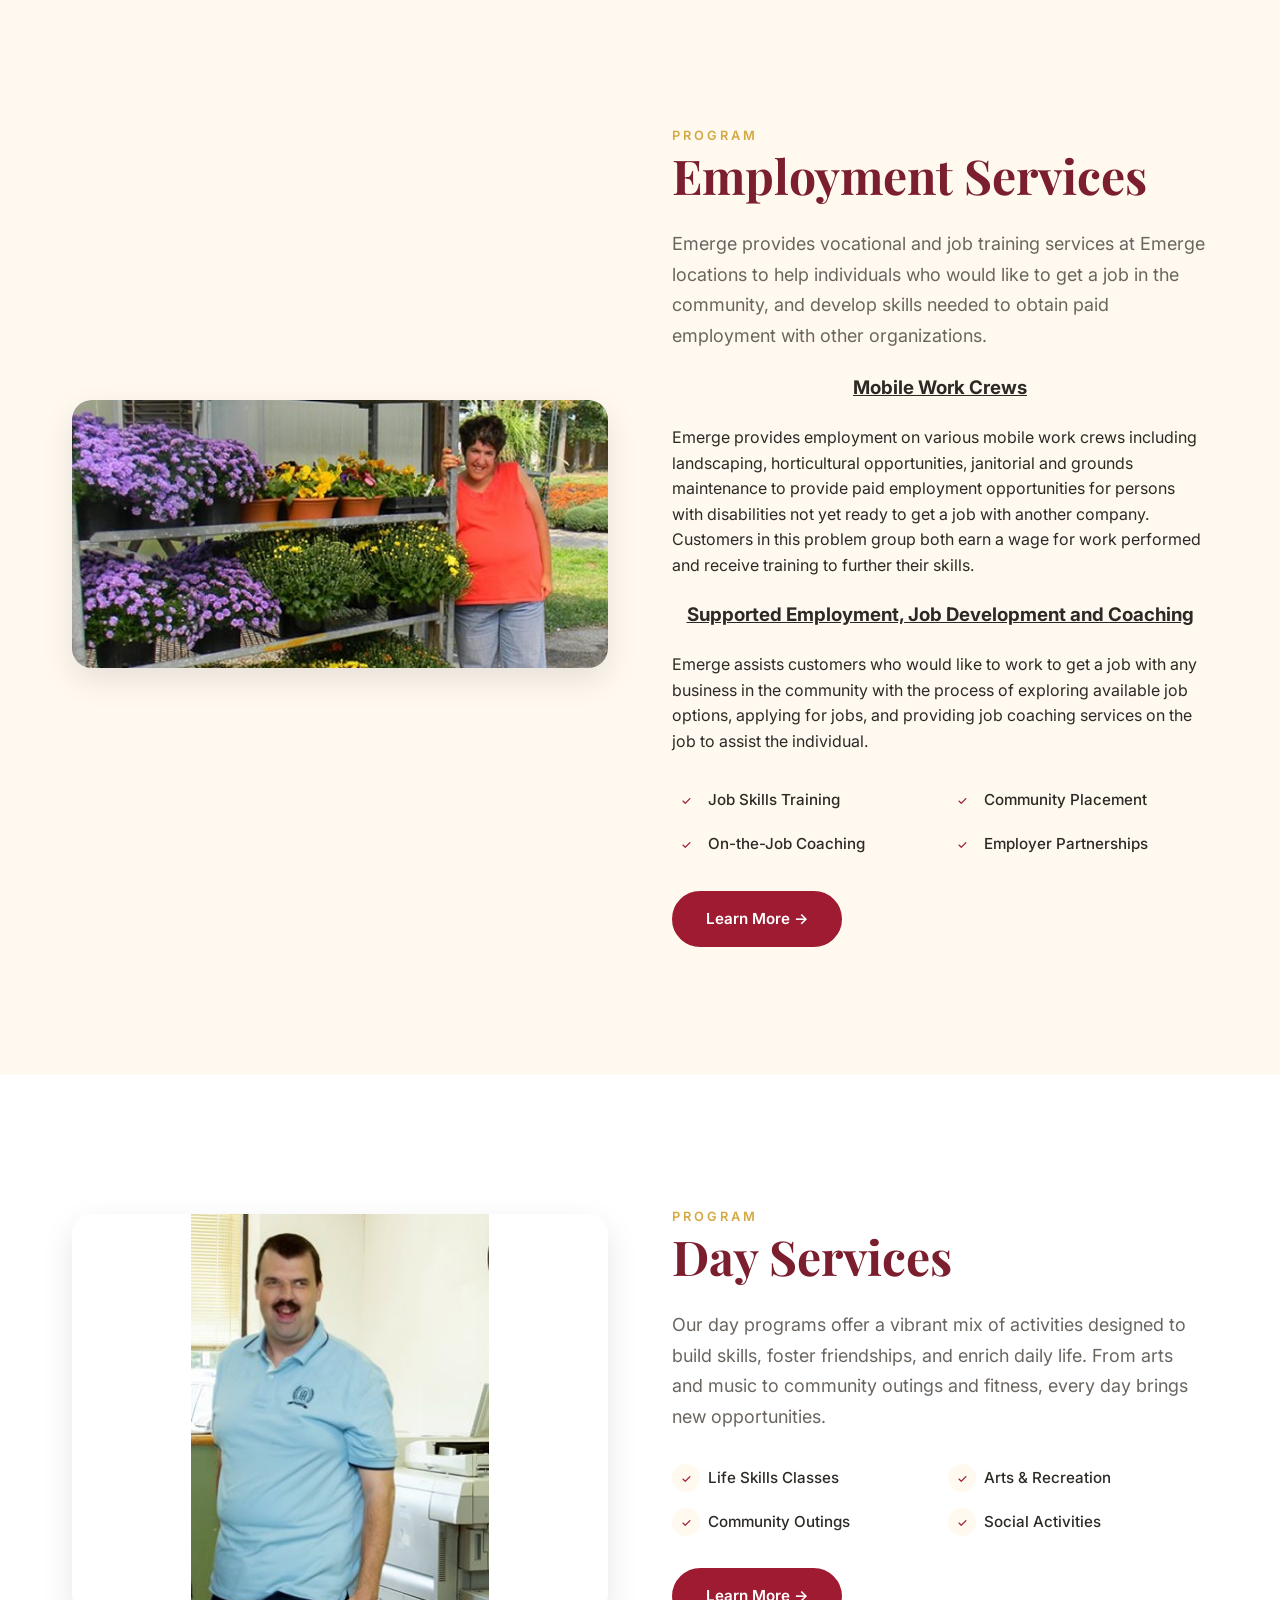
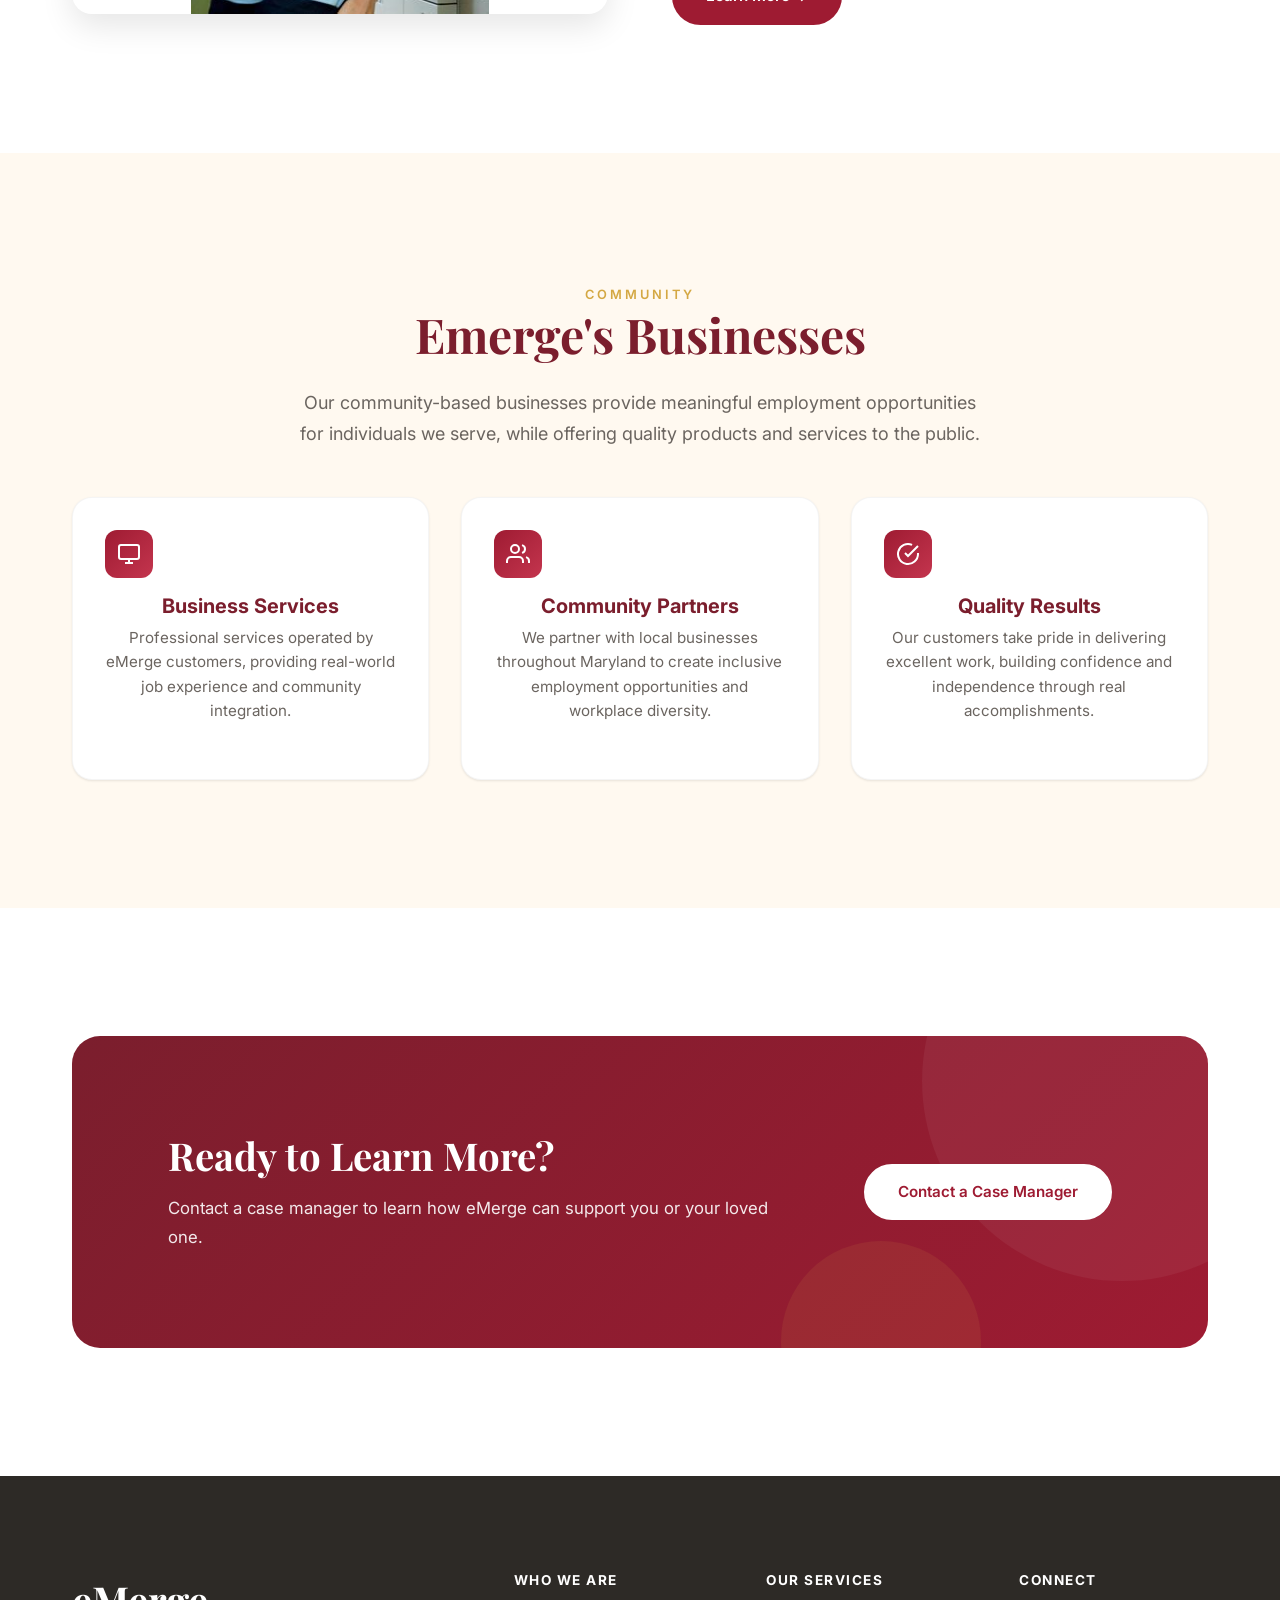
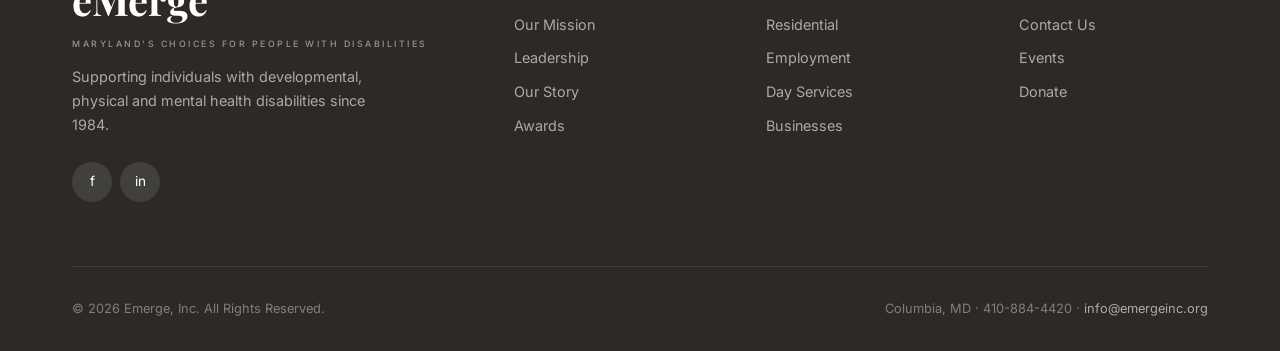
<file: services.html>
<!DOCTYPE html>
<html lang="en">

<head>
    <meta charset="UTF-8">
    <meta name="viewport" content="width=device-width, initial-scale=1.0">
    <title>Our Services — eMerge</title>
    <meta name="description"
        content="eMerge provides residential services, employment support, day services, and more to individuals with disabilities throughout Maryland.">
    <link rel="stylesheet" href="styles.css">
</head>

<body>

    <!-- ====== Navigation ====== -->
    <nav class="navbar" id="navbar">
        <div class="container">
            <a href="index.html" class="navbar__logo" id="logo">
                <img src="images/emerge-logo.png"
                     alt="eMERGE Logo"
                     class="navbar__logo-icon">
                </svg>
                <div class="navbar__logo-text"><span><b><p>Celebrating</p><p>Fifty Years of History</p></b></b></span></div>
            </a>
            <ul class="navbar__links" id="navLinks">
                <li><a href="index.html" class="navbar__link">Home</a></li>
                <li><a href="about.html" class="navbar__link active">Who We Are</a></li>
                <li><a href="services.html" class="navbar__link">Services</a></li>
                <li><a href="contact.html" class="navbar__link">Contact</a></li>
            </ul>
            <div class="dropdown">
                <button class="btn btn-donate btn-sm dropdown-toggle">
                    Employees
                </button>

                <div class="dropdown-menu">
                    <a href="https://securepass.emergeinc.org">Password Rest & Account Unlock</a>
                    <a href="outlook.office.com">Access Your Email</a>
                </div>
            </div>
        </div>
    </nav>

    <!-- Page Hero -->
    <section class="page-hero">
        <div class="container">
            <h1 class="page-hero__title fade-up">Our Services</h1>
            <p class="page-hero__subtitle fade-up">Comprehensive support programs designed to help individuals live
                enriching, independent lives.</p>
            <div class="page-hero__breadcrumb fade-up">
                <a href="index.html">Home</a> <span>/</span> <span>Services</span>
            </div>
        </div>
    </section>

    <!-- Residential Services -->
    <section class="section" id="residential">
        <div class="container">
            <div class="content-grid">
                <div class="content-image fade-up">
                    <img src="images/residential.jpg" alt="Residential Services at eMerge">
                </div>
                <div class="fade-up">
                    <span class="section-label">Program</span>
                    <h2 class="section-title">Residential Services</h2>
                    <p class="section-subtitle">
                        Services are offered for 1 to 3 people living in a home provided and operated by Emerge.
                        The staff intensity level is based up on the needs of each individual.
                        </br>
                        <br>
                        <br>h
                    <div style="text-align: center;">
                        <h3><b><u>Supported Living Services</u></b></h3>
                        <br>
                    </div>
                        These services are provided in the customer's home, or a home that the individual leases, sometimes with the help of Emerge.
                        These services range from minimal to intense services. Services are built around the individual,
                        and are based on helping them be part of their community.
                        </br>
                        <br>
                    <div style="text-align: center;">
                        <br>
                        <h3><b><u>Personal Support Services</u></b></h3>
                        </div>
                        <br>
                        Personal Support Services are provided to a customer in their home or their family's home.
                        These are typically services for a few hours a week, are available any day of the week,
                        and are built around individual needs of each customer. Examples include working with a customer
                        for a few hours in the evening, helping a customer get ready in the morning, or providing support
                        to customers on weekends.
                        </br>




                    </p>
                    <div class="mission__values" style="margin-top: var(--space-xl);">
                        <div class="mission__value">
                            <div class="mission__value-icon">✓</div><span>24/7 Support Staff</span>
                        </div>
                        <div class="mission__value">
                            <div class="mission__value-icon">✓</div><span>Community Settings</span>
                        </div>
                        <div class="mission__value">
                            <div class="mission__value-icon">✓</div><span>Personalized Plans</span>
                        </div>
                        <div class="mission__value">
                            <div class="mission__value-icon">✓</div><span>Life Skills Training</span>
                        </div>
                    </div>
                    <a href="contact.html" class="btn btn-primary" style="margin-top: var(--space-xl);">Request
                        Information →</a>
                </div>
            </div>
        </div>
    </section>

    <!-- Employment -->
    <section class="section section--cream" id="employment">
        <div class="container">
            <div class="content-grid content-grid--reverse">
                <div class="fade-up">
                    <span class="section-label">Program</span>
                    <h2 class="section-title">Employment Services</h2>
                    <p class="section-subtitle">
                        Emerge provides vocational and job training services at Emerge locations
                        to help individuals who would like to get a job in the community, and
                        develop skills needed to obtain paid employment with other organizations.
                    </p>
                    <br>
                    <div style="text-align: center;">
                        <p><h3><b><u>Mobile Work Crews</u></b></h3>
                    <br>
                        </div>
                    Emerge provides employment on various mobile work crews including landscaping, horticultural
                    opportunities, janitorial and grounds maintenance to provide paid employment opportunities for
                    persons with disabilities not yet ready to get a job with another company. Customers in this problem
                    group both earn a wage for work performed and receive training to further their skills.
                    <br>
                    <div style="text-align: center;">
                        <br>
                        <p><h3><b><u>Supported Employment, Job Development and Coaching</u></b></h3>
                        <br>
                    </div>
                    Emerge assists customers who would like to work to get a job with any business in the community with
                    the process of exploring available job options, applying for jobs, and providing job coaching
                    services on the job to assist the individual.



                    <div class="mission__values" style="margin-top: var(--space-xl);">
                        <div class="mission__value">
                            <div class="mission__value-icon">✓</div><span>Job Skills Training</span>
                        </div>
                        <div class="mission__value">
                            <div class="mission__value-icon">✓</div><span>Community Placement</span>
                        </div>
                        <div class="mission__value">
                            <div class="mission__value-icon">✓</div><span>On-the-Job Coaching</span>
                        </div>
                        <div class="mission__value">
                            <div class="mission__value-icon">✓</div><span>Employer Partnerships</span>
                        </div>
                    </div>
                    <a href="contact.html" class="btn btn-primary" style="margin-top: var(--space-xl);">Learn More →</a>
                </div>
                <div class="content-image fade-up">
                    <img src="images/employment.jpg" alt="Employment support at eMerge">
                </div>
            </div>
        </div>
    </section>

    <!-- Day Services -->
    <section class="section" id="day-services">
        <div class="container">
            <div class="content-grid">
                <div class="content-image fade-up">
                    <img src="images/day-services.jpg" alt="Day Services at eMerge">
                </div>
                <div class="fade-up">
                    <span class="section-label">Program</span>
                    <h2 class="section-title">Day Services</h2>
                    <p class="section-subtitle">
                        Our day programs offer a vibrant mix of activities designed to build skills,
                        foster friendships, and enrich daily life. From arts and music to community
                        outings and fitness, every day brings new opportunities.
                    </p>
                    <div class="mission__values" style="margin-top: var(--space-xl);">
                        <div class="mission__value">
                            <div class="mission__value-icon">✓</div><span>Life Skills Classes</span>
                        </div>
                        <div class="mission__value">
                            <div class="mission__value-icon">✓</div><span>Arts & Recreation</span>
                        </div>
                        <div class="mission__value">
                            <div class="mission__value-icon">✓</div><span>Community Outings</span>
                        </div>
                        <div class="mission__value">
                            <div class="mission__value-icon">✓</div><span>Social Activities</span>
                        </div>
                    </div>
                    <a href="contact.html" class="btn btn-primary" style="margin-top: var(--space-xl);">Learn More →</a>
                </div>
            </div>
        </div>
    </section>

    <!-- Businesses -->
    <section class="section section--cream" id="businesses">
        <div class="container text-center">
            <span class="section-label fade-up">Community</span>
            <h2 class="section-title fade-up">Emerge's Businesses</h2>
            <p class="section-subtitle fade-up">
                Our community-based businesses provide meaningful employment opportunities
                for individuals we serve, while offering quality products and services to the public.
            </p>
            <div class="services-grid" style="margin-top: var(--space-2xl);">
                <div class="service-card fade-up">
                    <div class="service-card__body">
                        <div class="service-card__icon">
                            <svg width="24" height="24" viewBox="0 0 24 24" fill="none" stroke="currentColor"
                                stroke-width="2">
                                <rect x="2" y="3" width="20" height="14" rx="2" ry="2" />
                                <line x1="8" y1="21" x2="16" y2="21" />
                                <line x1="12" y1="17" x2="12" y2="21" />
                            </svg>
                        </div>
                        <h3 class="service-card__title">Business Services</h3>
                        <p class="service-card__text">Professional services operated by eMerge customers, providing
                            real-world job experience and community integration.</p>
                    </div>
                </div>
                <div class="service-card fade-up">
                    <div class="service-card__body">
                        <div class="service-card__icon">
                            <svg width="24" height="24" viewBox="0 0 24 24" fill="none" stroke="currentColor"
                                stroke-width="2">
                                <path d="M17 21v-2a4 4 0 0 0-4-4H5a4 4 0 0 0-4 4v2" />
                                <circle cx="9" cy="7" r="4" />
                                <path d="M23 21v-2a4 4 0 0 0-3-3.87" />
                                <path d="M16 3.13a4 4 0 0 1 0 7.75" />
                            </svg>
                        </div>
                        <h3 class="service-card__title">Community Partners</h3>
                        <p class="service-card__text">We partner with local businesses throughout Maryland to create
                            inclusive employment opportunities and workplace diversity.</p>
                    </div>
                </div>
                <div class="service-card fade-up">
                    <div class="service-card__body">
                        <div class="service-card__icon">
                            <svg width="24" height="24" viewBox="0 0 24 24" fill="none" stroke="currentColor"
                                stroke-width="2">
                                <path d="M22 11.08V12a10 10 0 1 1-5.93-9.14" />
                                <polyline points="22 4 12 14.01 9 11.01" />
                            </svg>
                        </div>
                        <h3 class="service-card__title">Quality Results</h3>
                        <p class="service-card__text">Our customers take pride in delivering excellent work, building
                            confidence and independence through real accomplishments.</p>
                    </div>
                </div>
            </div>
        </div>
    </section>

    <!-- CTA -->
    <section class="section">
        <div class="container">
            <div class="cta-banner fade-up">
                <div class="cta-banner__content">
                    <h2 class="cta-banner__title">Ready to Learn More?</h2>
                    <p class="cta-banner__text">Contact a case manager to learn how eMerge can support you or your loved
                        one.</p>
                </div>
                <div class="cta-banner__actions">
                    <a href="contact.html" class="btn btn-white">Contact a Case Manager</a>
                </div>
            </div>
        </div>
    </section>

    <!-- Footer -->
    <footer class="footer" id="footer">
        <div class="container">
            <div class="footer__grid">
                <div class="footer__brand">
                    <a href="index.html" class="navbar__logo" style="margin-bottom: var(--space-md);">
                        <div class="navbar__logo-text" style="color: white;">eMerge<span
                                style="color: rgba(255,255,255,0.5);">Maryland's Choices For People With
                                Disabilities</span></div>
                    </a>
                    <p class="footer__brand-text">Supporting individuals with developmental, physical and mental health
                        disabilities since 1984.</p>
                    <div class="footer__social"><a href="https://www.facebook.com/eMergeInc" class="footer__social-link"
                            target="_blank">f</a><a href="http://www.linkedin.com/company/emerge-inc"
                            class="footer__social-link" target="_blank">in</a></div>
                </div>
                <div>
                    <h3 class="footer__heading">Who We Are</h3>
                    <ul class="footer__links">
                        <li><a href="about.html" class="footer__link">Our Mission</a></li>
                        <li><a href="about.html" class="footer__link">Leadership</a></li>
                        <li><a href="about.html" class="footer__link">Our Story</a></li>
                        <li><a href="about.html" class="footer__link">Awards</a></li>
                    </ul>
                </div>
                <div>
                    <h3 class="footer__heading">Our Services</h3>
                    <ul class="footer__links">
                        <li><a href="services.html" class="footer__link">Residential</a></li>
                        <li><a href="services.html" class="footer__link">Employment</a></li>
                        <li><a href="services.html" class="footer__link">Day Services</a></li>
                        <li><a href="services.html" class="footer__link">Businesses</a></li>
                    </ul>
                </div>
                <div>
                    <h3 class="footer__heading">Connect</h3>
                    <ul class="footer__links">
                        <li><a href="contact.html" class="footer__link">Contact Us</a></li>
                        <li><a href="#" class="footer__link">Events</a></li>
                        <li><a href="#" class="footer__link">Donate</a></li>
                    </ul>
                </div>
            </div>
            <div class="footer__bottom">
                <p>© 2026 Emerge, Inc. All Rights Reserved.</p>
                <p>Columbia, MD · 410-884-4420 · <a href="mailto:info@emergeinc.org"
                        style="color: rgba(255,255,255,0.6);">info@emergeinc.org</a></p>
            </div>
        </div>
    </footer>
    <script src="main.js"></script>
</body>

</html>
</file>
<file: styles.css>
/* CSS */

/* Google Fonts */
@import url('https://fonts.googleapis.com/css2?family=Inter:wght@300;400;500;600;700;800&family=Playfair+Display:wght@600;700&display=swap');

/* CSS Custom Properties */
:root {
  /* Brand Colors  */
  --color-primary: #9e1b32;
  --color-primary-dark: #7B1E2D;
  --color-primary-light: #c4354e;
  --color-accent-gold: #D4A843;
  --color-accent-gold-light: #f0d68a;
  
  /* Neutral */
  --color-white: #ffffff;
  --color-cream: #FFF9F0;
  --color-light-gray: #f5f3f0;
  --color-mid-gray: #e0ddd8;
  --color-text: #2d2a26;
  --color-text-light: #6b6560;
  --color-text-muted: #9a948d;
  
  /* Semantic */
  --color-success: #2d8a4e;
  --color-link: #9e1b32;
  
  /* Typography */
  --font-primary: 'Inter', -apple-system, BlinkMacSystemFont, sans-serif;
  --font-display: 'Playfair Display', Georgia, serif;
  
  /* Spacing */
  --space-xs: 0.25rem;
  --space-sm: 0.5rem;
  --space-md: 1rem;
  --space-lg: 1.5rem;
  --space-xl: 2rem;
  --space-2xl: 3rem;
  --space-3xl: 4rem;
  --space-4xl: 6rem;
  --space-5xl: 8rem;
  
  /* Border Radius */
  --radius-sm: 6px;
  --radius-md: 12px;
  --radius-lg: 20px;
  --radius-xl: 28px;
  --radius-full: 9999px;
  
  /* Shadows */
  --shadow-sm: 0 1px 3px rgba(0,0,0,0.06), 0 1px 2px rgba(0,0,0,0.04);
  --shadow-md: 0 4px 12px rgba(0,0,0,0.08);
  --shadow-lg: 0 12px 32px rgba(0,0,0,0.1);
  --shadow-xl: 0 20px 50px rgba(0,0,0,0.15);
  
  /* Transitions */
  --transition-fast: 150ms ease;
  --transition-base: 250ms ease;
  --transition-slow: 400ms cubic-bezier(0.4, 0, 0.2, 1);
  
  /* Layout */
  --max-width: 1200px;
  --nav-height: 80px;
}

/* Reset & Base */
*, *::before, *::after {
  box-sizing: border-box;
  margin: 0;
  padding: 0;
}

html {
  scroll-behavior: smooth;
  -webkit-font-smoothing: antialiased;
  -moz-osx-font-smoothing: grayscale;
}

body {
  font-family: var(--font-primary);
  font-size: 16px;
  line-height: 1.6;
  color: var(--color-text);
  background-color: var(--color-white);
  overflow-x: hidden;
}

img {
  max-width: 100%;
  height: auto;
  display: block;
}

a {
  color: var(--color-link);
  text-decoration: none;
  transition: color var(--transition-fast);
}

a:hover {
  color: var(--color-primary-dark);
}

h1, h2, h3, h4, h5, h6 {
  line-height: 1.2;
  font-weight: 700;
}

/* ===================================
   Utility Classes
   =================================== */
.container {
  max-width: var(--max-width);
  margin: 0 auto;
  padding: 0 var(--space-xl);
}

.section {
  padding: var(--space-5xl) 0;
}

.section--cream {
  background-color: var(--color-cream);
}

.section--gray {
  background-color: var(--color-light-gray);
}

.section--dark {
  background-color: var(--color-primary-dark);
  color: var(--color-white);
}

.text-center {
  text-align: center;
}

.sr-only {
  position: absolute;
  width: 1px;
  height: 1px;
  padding: 0;
  margin: -1px;
  overflow: hidden;
  clip: rect(0,0,0,0);
  border: 0;
}

/* ===================================
   Typography
   =================================== */
.section-label {
  font-size: 0.8rem;
  font-weight: 600;
  text-transform: uppercase;
  letter-spacing: 3px;
  color: var(--color-accent-gold);
  margin-bottom: var(--space-md);
}

.section-title {
  font-family: var(--font-display);
  font-size: clamp(2rem, 4vw, 3rem);
  color: var(--color-primary-dark);
  margin-bottom: var(--space-lg);
}

.section--dark .section-title {
  color: var(--color-white);
}

.section-subtitle {
  font-size: 1.125rem;
  color: var(--color-text-light);
  max-width: 680px;
  line-height: 1.7;
}

.text-center .section-subtitle {
  margin: 0 auto;
}

/* Buttons */
.btn {
  display: inline-flex;
  align-items: center;
  gap: var(--space-sm);
  padding: 14px 32px;
  border-radius: var(--radius-full);
  font-family: var(--font-primary);
  font-size: 0.95rem;
  font-weight: 600;
  text-decoration: none;
  border: 2px solid transparent;
  cursor: pointer;
  transition: all var(--transition-base);
  position: relative;
  overflow: hidden;
}

.btn::after {
  content: '';
  position: absolute;
  inset: 0;
  background: rgba(255,255,255,0.1);
  transform: translateX(-101%);
  transition: transform var(--transition-slow);
}

.btn:hover::after {
  transform: translateX(0);
}

.btn-primary {
  background: var(--color-primary);
  color: var(--color-white);
  border-color: var(--color-primary);
}

.btn-primary:hover {
  background: var(--color-primary-dark);
  border-color: var(--color-primary-dark);
  color: var(--color-white);
  transform: translateY(-2px);
  box-shadow: var(--shadow-lg);
}

.btn-outline {
  background: transparent;
  color: var(--color-primary);
  border-color: var(--color-primary);
}

.btn-outline:hover {
  background: var(--color-primary);
  color: var(--color-white);
  transform: translateY(-2px);
  box-shadow: var(--shadow-lg);
}

.btn-white {
  background: var(--color-white);
  color: var(--color-primary);
  border-color: var(--color-white);
}

.btn-white:hover {
  background: var(--color-cream);
  color: var(--color-primary-dark);
  transform: translateY(-2px);
  box-shadow: var(--shadow-lg);
}

.btn-donate {
  background: var(--color-accent-gold);
  color: var(--color-text);
  border-color: var(--color-accent-gold);
  font-weight: 700;
}

.btn-donate:hover {
  background: var(--color-accent-gold-light);
  border-color: var(--color-accent-gold-light);
  color: var(--color-text);
  transform: translateY(-2px);
  box-shadow: var(--shadow-lg);
}

.btn-sm {
  padding: 10px 24px;
  font-size: 0.875rem;
}

/* Nav */
.navbar {
  position: fixed;
  top: 0;
  left: 0;
  right: 0;
  height: var(--nav-height);
  background: rgba(255, 255, 255, 0.97);
  backdrop-filter: blur(12px);
  -webkit-backdrop-filter: blur(12px);
  border-bottom: 1px solid rgba(0,0,0,0.06);
  z-index: 1000;
  transition: all var(--transition-base);
}

.navbar.scrolled {
  box-shadow: var(--shadow-md);
}

.navbar .container {
  display: flex;
  align-items: center;
  justify-content: space-between;
  height: 100%;
}

.navbar__logo {
  height: 77px;
  display: flex;
  align-items: center;
  gap: var(--space-sm);
  text-decoration: none;
}

.navbar__logo-icon {
  width:  auto;
  height: 100%;
  display: block;
}

.navbar__logo-text {
  font-family: var(--font-display);
  font-size: 2.5rem;
  color: var(--color-primary);
  font-weight: 700;
}

.navbar__logo-text span {
  color: var(--color-text);
  font-size: 0.55rem;
  display: block;
  font-family: var(--font-primary);
  font-weight: 500;
  letter-spacing: 2.5px;
  text-transform: uppercase;
  margin-top: 5px;
}

.navbar__links {
  display: flex;
  align-items: center;
  gap: var(--space-xl);
  list-style: none;
}

.navbar__link {
  font-size: 0.9rem;
  font-weight: 500;
  color: var(--color-text);
  text-decoration: none;
  padding: var(--space-sm) 0;
  position: relative;
  transition: color var(--transition-fast);
}

.navbar__link::after {
  content: '';
  position: absolute;
  bottom: 0;
  left: 0;
  width: 0;
  height: 2px;
  background: var(--color-primary);
  transition: width var(--transition-base);
}

.navbar__link:hover,
.navbar__link.active {
  color: var(--color-primary);
}

.navbar__link:hover::after,
.navbar__link.active::after {
  width: 100%;
}

.navbar__actions {
  display: flex;
  align-items: center;
  gap: var(--space-md);
}

/* Mobile Menu */
.navbar__toggle {
  display: none;
  background: none;
  border: none;
  cursor: pointer;
  padding: var(--space-sm);
  color: var(--color-text);
}

.navbar__toggle svg {
  width: 28px;
  height: 28px;
}

/* Mobile Nav */
@media (max-width: 968px) {
  .navbar__links {
    position: fixed;
    top: var(--nav-height);
    left: 0;
    right: 0;
    bottom: 0;
    background: var(--color-white);
    flex-direction: column;
    justify-content: flex-start;
    padding: var(--space-2xl);
    gap: var(--space-lg);
    transform: translateX(100%);
    transition: transform var(--transition-slow);
  }

  .navbar__links.open {
    transform: translateX(0);
  }

  .navbar__link {
    font-size: 1.2rem;
  }

  .navbar__toggle {
    display: block;
  }

  .navbar__actions .btn-donate {
    display: none;
  }
}

/* Hero */

.hero {
  position: relative;
  min-height: 90vh;
  display: flex;
  align-items: center;
  overflow: hidden;
  margin-top: var(--nav-height);
}

.hero__bg {
  position: absolute;
  inset: 0;
  z-index: 0;
}

.hero__bg img {
  width: 100%;
  height: 100%;
  object-fit: cover;
}

.hero__overlay {
  position: absolute;
  inset: 0;
  background: linear-gradient(
    135deg,
    rgba(123, 30, 45, 0.88) 0%,
    rgba(158, 27, 50, 0.75) 40%,
    rgba(158, 27, 50, 0.5) 100%
  );
  z-index: 1;
}

.hero__content {
  position: relative;
  z-index: 2;
  max-width: 680px;
  padding: var(--space-4xl) 0;
}

.hero__tagline {
  display: inline-block;
  font-size: 0.8rem;
  font-weight: 600;
  text-transform: uppercase;
  letter-spacing: 3px;
  color: var(--color-accent-gold-light);
  margin-bottom: var(--space-lg);
  padding: var(--space-sm) var(--space-lg);
  background: rgba(255,255,255,0.08);
  border-radius: var(--radius-full);
  border: 1px solid rgba(212, 168, 67, 0.3);
}

.hero__title {
  font-family: var(--font-display);
  font-size: clamp(2.5rem, 5vw, 4rem);
  color: var(--color-white);
  line-height: 1.1;
  margin-bottom: var(--space-xl);
}

.hero__description {
  font-size: 1.15rem;
  color: rgba(255, 255, 255, 0.9);
  line-height: 1.7;
  margin-bottom: var(--space-2xl);
  max-width: 540px;
}

.hero__actions {
  display: flex;
  gap: var(--space-md);
  flex-wrap: wrap;
}

/* Floating stat cards */
.hero__stats {
  position: absolute;
  right: 8%;
  bottom: 12%;
  z-index: 2;
  display: flex;
  flex-direction: column;
  gap: var(--space-md);
}

.hero__stat {
  background: rgba(255,255,255,0.12);
  backdrop-filter: blur(16px);
  -webkit-backdrop-filter: blur(16px);
  border: 1px solid rgba(255,255,255,0.15);
  border-radius: var(--radius-md);
  padding: var(--space-lg) var(--space-xl);
  color: var(--color-white);
  text-align: center;
  min-width: 160px;
  animation: float 6s ease-in-out infinite;
}

.hero__stat:nth-child(2) {
  animation-delay: -2s;
}

.hero__stat:nth-child(3) {
  animation-delay: -4s;
}

.hero__stat-number {
  font-size: 2.2rem;
  font-weight: 800;
  display: block;
  color: var(--color-accent-gold-light);
}

.hero__stat-label {
  font-size: 0.8rem;
  font-weight: 500;
  text-transform: uppercase;
  letter-spacing: 1px;
  opacity: 0.9;
}

@keyframes float {
  0%, 100% { transform: translateY(0); }
  50% { transform: translateY(-8px); }
}

@media (max-width: 968px) {
  .hero__stats {
    display: none;
  }
  .hero {
    min-height: 80vh;
  }
}

/* Services */

.services-grid {
  display: grid;
  grid-template-columns: repeat(3, 1fr);
  gap: var(--space-xl);
  margin-top: var(--space-2xl);
}

.service-card {
  background: var(--color-white);
  border-radius: var(--radius-lg);
  overflow: hidden;
  box-shadow: var(--shadow-sm);
  transition: all var(--transition-slow);
  border: 1px solid rgba(0,0,0,0.04);
}

.service-card:hover {
  transform: translateY(-8px);
  box-shadow: var(--shadow-xl);
}

.service-card__image {
  height: 220px;
  overflow: hidden;
  background: var(--color-cream);
}

.service-card__image img {
  width: 100%;
  height: 100%;
  object-fit: contain;
  transition: transform var(--transition-slow);
}

.service-card:hover .service-card__image img {
  transform: scale(1.05);
}

.service-card__body {
  padding: var(--space-xl);
}

.service-card__icon {
  width: 48px;
  height: 48px;
  border-radius: var(--radius-md);
  background: linear-gradient(135deg, var(--color-primary), var(--color-primary-light));
  display: flex;
  align-items: center;
  justify-content: center;
  margin-bottom: var(--space-md);
  color: var(--color-white);
}

.service-card__title {
  font-size: 1.25rem;
  font-weight: 700;
  margin-bottom: var(--space-sm);
  color: var(--color-primary-dark);
}

.service-card__text {
  font-size: 0.95rem;
  color: var(--color-text-light);
  line-height: 1.6;
  margin-bottom: var(--space-lg);
}

.service-card__link {
  font-size: 0.9rem;
  font-weight: 600;
  color: var(--color-primary);
  display: inline-flex;
  align-items: center;
  gap: var(--space-xs);
  transition: gap var(--transition-fast);
}

.service-card__link:hover {
  gap: var(--space-sm);
}

@media (max-width: 768px) {
  .services-grid {
    grid-template-columns: 1fr;
    gap: var(--space-lg);
  }
}

/* About */
.mission {
  display: grid;
  grid-template-columns: 1fr 1fr;
  gap: var(--space-4xl);
  align-items: center;
}

.mission__image {
  border-radius: var(--radius-lg);
  overflow: hidden;
  position: relative;
}

.mission__image img {
  width: 100%;
  height: 100%;
  object-fit: cover;
  border-radius: var(--radius-lg);
}

.mission__image-badge {
  position: absolute;
  bottom: var(--space-xl);
  left: var(--space-xl);
  background: var(--color-white);
  padding: var(--space-md) var(--space-lg);
  border-radius: var(--radius-md);
  box-shadow: var(--shadow-lg);
  display: flex;
  align-items: center;
  gap: var(--space-md);
}

.mission__image-badge-icon {
  width: 40px;
  height: 40px;
  border-radius: var(--radius-sm);
  background: var(--color-cream);
  display: flex;
  align-items: center;
  justify-content: center;
  color: var(--color-primary);
  font-size: 1.2rem;
}

.mission__image-badge-text {
  font-weight: 600;
  font-size: 0.85rem;
}

.mission__image-badge-text span {
  display: block;
  font-weight: 400;
  color: var(--color-text-light);
  font-size: 0.75rem;
}

.mission__content {
  max-width: 520px;
}

.mission__values {
  display: grid;
  grid-template-columns: 1fr 1fr;
  gap: var(--space-md);
  margin-top: var(--space-xl);
}

.mission__value {
  display: flex;
  align-items: center;
  gap: var(--space-sm);
  font-size: 0.95rem;
  font-weight: 500;
}

.mission__value-icon {
  width: 28px;
  height: 28px;
  border-radius: var(--radius-full);
  background: var(--color-cream);
  display: flex;
  align-items: center;
  justify-content: center;
  color: var(--color-primary);
  font-size: 0.75rem;
  flex-shrink: 0;
}

@media (max-width: 768px) {
  .mission {
    grid-template-columns: 1fr;
    gap: var(--space-2xl);
  }
}



/* Testimonial */
.testimonial-card {
  background: var(--color-white);
  border-radius: var(--radius-lg);
  padding: var(--space-2xl);
  box-shadow: var(--shadow-md);
  max-width: 700px;
  margin: var(--space-2xl) auto 0;
  text-align: center;
  position: relative;
}

.testimonial-card::before {
  content: '"';
  font-family: var(--font-display);
  font-size: 6rem;
  color: var(--color-primary);
  opacity: 0.1;
  position: absolute;
  top: -10px;
  left: 30px;
  line-height: 1;
}

.testimonial-card__text {
  font-size: 1.15rem;
  line-height: 1.8;
  color: var(--color-text);
  font-style: italic;
  margin-bottom: var(--space-xl);
}

.testimonial-card__author {
  display: flex;
  align-items: center;
  justify-content: center;
  gap: var(--space-md);
}

.testimonial-card__avatar {
  width: 48px;
  height: 48px;
  border-radius: var(--radius-full);
  background: var(--color-primary);
  color: var(--color-white);
  display: flex;
  align-items: center;
  justify-content: center;
  font-weight: 700;
  font-size: 1.1rem;
}

.testimonial-card__author-info {
  text-align: left;
}

.testimonial-card__name {
  font-weight: 600;
  font-size: 0.95rem;
}

.testimonial-card__role {
  font-size: 0.8rem;
  color: var(--color-text-light);
}

/* Banner */
.cta-banner {
  background: linear-gradient(135deg, var(--color-primary-dark), var(--color-primary));
  border-radius: var(--radius-xl);
  padding: var(--space-4xl);
  display: flex;
  align-items: center;
  justify-content: space-between;
  gap: var(--space-2xl);
  color: var(--color-white);
  position: relative;
  overflow: hidden;
}

.cta-banner::before {
  content: '';
  position: absolute;
  top: -50%;
  right: -10%;
  width: 400px;
  height: 400px;
  border-radius: 50%;
  background: rgba(255,255,255,0.05);
}

.cta-banner::after {
  content: '';
  position: absolute;
  bottom: -30%;
  right: 20%;
  width: 200px;
  height: 200px;
  border-radius: 50%;
  background: rgba(212, 168, 67, 0.1);
}

.cta-banner__content {
  position: relative;
  z-index: 1;
  max-width: 600px;
}

.cta-banner__title {
  font-family: var(--font-display);
  font-size: clamp(1.8rem, 3vw, 2.5rem);
  margin-bottom: var(--space-md);
}

.cta-banner__text {
  font-size: 1.05rem;
  opacity: 0.9;
  line-height: 1.7;
}

.cta-banner__actions {
  position: relative;
  z-index: 1;
  display: flex;
  gap: var(--space-md);
  flex-shrink: 0;
}

@media (max-width: 768px) {
  .cta-banner {
    flex-direction: column;
    text-align: center;
    padding: var(--space-2xl);
  }
  
  .cta-banner__actions {
    flex-direction: column;
    width: 100%;
  }

  .cta-banner__actions .btn {
    justify-content: center;
  }
}

/* Footer */
.footer {
  background: var(--color-text);
  color: rgba(255,255,255,0.8);
  padding: var(--space-4xl) 0 var(--space-xl);
}

.footer__grid {
  display: grid;
  grid-template-columns: 2fr 1fr 1fr 1fr;
  gap: var(--space-3xl);
  margin-bottom: var(--space-3xl);
}

.footer__brand-text {
  font-size: 0.9rem;
  line-height: 1.7;
  margin-top: var(--space-md);
  max-width: 300px;
  color: rgba(255,255,255,0.6);
}

.footer__social {
  display: flex;
  gap: var(--space-sm);
  margin-top: var(--space-lg);
}

.footer__social-link {
  width: 40px;
  height: 40px;
  border-radius: var(--radius-full);
  background: rgba(255,255,255,0.1);
  display: flex;
  align-items: center;
  justify-content: center;
  color: var(--color-white);
  font-size: 0.85rem;
  transition: all var(--transition-fast);
  text-decoration: none;
}

.footer__social-link:hover {
  background: var(--color-primary);
  color: var(--color-white);
  transform: translateY(-2px);
}

.footer__heading {
  font-size: 0.85rem;
  font-weight: 700;
  text-transform: uppercase;
  letter-spacing: 1.5px;
  color: var(--color-white);
  margin-bottom: var(--space-lg);
}

.footer__links {
  list-style: none;
  display: flex;
  flex-direction: column;
  gap: var(--space-sm);
}

.footer__link {
  font-size: 0.9rem;
  color: rgba(255,255,255,0.6);
  text-decoration: none;
  transition: all var(--transition-fast);
}

.footer__link:hover {
  color: var(--color-accent-gold-light);
  padding-left: 4px;
}

.footer__bottom {
  border-top: 1px solid rgba(255,255,255,0.1);
  padding-top: var(--space-xl);
  display: flex;
  align-items: center;
  justify-content: space-between;
  font-size: 0.8rem;
  color: rgba(255,255,255,0.4);
}

@media (max-width: 768px) {
  .footer__grid {
    grid-template-columns: 1fr 1fr;
    gap: var(--space-2xl);
  }
  .footer__bottom {
    flex-direction: column;
    gap: var(--space-md);
    text-align: center;
  }
}

@media (max-width: 480px) {
  .footer__grid {
    grid-template-columns: 1fr;
  }
}

/* Hero page */
.page-hero {
  background: linear-gradient(135deg, var(--color-primary-dark), var(--color-primary-dark));
  padding: var(--space-5xl) 0 var(--space-3xl);
  margin-top: var(--nav-height);
  text-align: center;
  position: relative;
  overflow: hidden;
}

.page-hero::before {
  content: '';
  position: absolute;
  top: -50%;
  right: -20%;
  width: 600px;
  height: 600px;
  border-radius: 50%;
  background: rgba(255,255,255,0.03);
}

.page-hero__title {
  font-family: var(--font-display);
  font-size: clamp(2rem, 4vw, 3.5rem);
  color: var(--color-white);
  margin-bottom: var(--space-md);
}

.page-hero__subtitle {
  font-size: 1.1rem;
  color: rgba(255,255,255,0.8);
  max-width: 600px;
  margin: 0 auto;
}

.page-hero__breadcrumb {
  display: flex;
  align-items: center;
  justify-content: center;
  gap: var(--space-sm);
  margin-top: var(--space-lg);
  font-size: 0.85rem;
  color: rgba(255,255,255,0.5);
}

.page-hero__breadcrumb a {
  color: rgba(255,255,255,0.7);
  text-decoration: none;
}

.page-hero__breadcrumb a:hover {
  color: var(--color-accent-gold-light);
}

/* Content Styles */
.content-grid {
  display: grid;
  grid-template-columns: 1fr 1fr;
  gap: var(--space-3xl);
  align-items: center;
}

.content-grid--reverse {
  direction: rtl;
}

.content-grid--reverse > * {
  direction: ltr;
}

.content-image {
  border-radius: var(--radius-lg);
  overflow: hidden;
  box-shadow: var(--shadow-lg);
}

.content-image img {
  width: 100%;
  height: auto;
  max-height: 400px;
  object-fit: contain;
}

@media (max-width: 768px) {
  .content-grid {
    grid-template-columns: 1fr;
    gap: var(--space-2xl);
  }
  .content-grid--reverse {
    direction: ltr;
  }
}

/* Leadership (TBA) */

.team-grid {
  display: grid;
  grid-template-columns: repeat(auto-fill, minmax(260px, 1fr));
  gap: var(--space-xl);
  margin-top: var(--space-2xl);
}

.team-card {
  background: var(--color-white);
  border-radius: var(--radius-lg);
  padding: var(--space-xl);
  text-align: center;
  box-shadow: var(--shadow-sm);
  border: 1px solid rgba(0,0,0,0.04);
  transition: all var(--transition-slow);
}

.team-card:hover {
  transform: translateY(-4px);
  box-shadow: var(--shadow-lg);
}

.team-card__avatar {
  width: 80px;
  height: 80px;
  border-radius: var(--radius-full);
  background: linear-gradient(135deg, var(--color-primary), var(--color-primary-light));
  color: var(--color-white);
  display: flex;
  align-items: center;
  justify-content: center;
  font-size: 1.5rem;
  font-weight: 700;
  margin: 0 auto var(--space-md);
}

.team-card__name {
  font-size: 1.1rem;
  font-weight: 700;
  color: var(--color-primary-dark);
}

.team-card__role {
  font-size: 0.85rem;
  color: var(--color-text-light);
  margin-top: var(--space-xs);
}

/* Openings (TBA) */
.job-card {
  background: var(--color-white);
  border-radius: var(--radius-md);
  padding: var(--space-xl);
  display: flex;
  align-items: flex-start;
  justify-content: space-between;
  gap: var(--space-xl);
  box-shadow: var(--shadow-sm);
  border: 1px solid rgba(0,0,0,0.04);
  transition: all var(--transition-slow);
  margin-bottom: var(--space-md);
}

.job-card:hover {
  box-shadow: var(--shadow-md);
  border-color: var(--color-primary);
}

.job-card__info {
  flex: 1;
}

.job-card__title {
  font-size: 1.15rem;
  font-weight: 700;
  color: var(--color-primary-dark);
  margin-bottom: var(--space-xs);
}

.job-card__meta {
  display: flex;
  gap: var(--space-lg);
  font-size: 0.85rem;
  color: var(--color-text-light);
  margin-bottom: var(--space-sm);
}

.job-card__meta span {
  display: flex;
  align-items: center;
  gap: var(--space-xs);
}

.job-card__desc {
  font-size: 0.9rem;
  color: var(--color-text-light);
  line-height: 1.6;
}

@media (max-width: 768px) {
  .job-card {
    flex-direction: column;
  }
}

/* Contact Us */
.contact-form {
  max-width: 600px;
}

.form-group {
  margin-bottom: var(--space-lg);
}

.form-group label {
  display: block;
  font-size: 0.9rem;
  font-weight: 600;
  margin-bottom: var(--space-sm);
  color: var(--color-text);
}

.form-group input,
.form-group textarea,
.form-group select {
  width: 100%;
  padding: 14px 18px;
  border: 2px solid var(--color-mid-gray);
  border-radius: var(--radius-sm);
  font-family: var(--font-primary);
  font-size: 0.95rem;
  transition: border-color var(--transition-fast);
  background: var(--color-white);
  color: var(--color-text);
}

.form-group input:focus,
.form-group textarea:focus,
.form-group select:focus {
  outline: none;
  border-color: var(--color-primary);
  box-shadow: 0 0 0 3px rgba(158, 27, 50, 0.1);
}

.form-group textarea {
  min-height: 140px;
  resize: vertical;
}

.form-row {
  display: grid;
  grid-template-columns: 1fr 1fr;
  gap: var(--space-lg);
}

@media (max-width: 480px) {
  .form-row {
    grid-template-columns: 1fr;
  }
}

/* Contact info card */
.contact-info-card {
  background: var(--color-white);
  border-radius: var(--radius-lg);
  padding: var(--space-2xl);
  box-shadow: var(--shadow-md);
}

.contact-info-item {
  display: flex;
  gap: var(--space-md);
  margin-bottom: var(--space-xl);
}

.contact-info-item:last-child {
  margin-bottom: 0;
}

.contact-info-icon {
  width: 48px;
  height: 48px;
  border-radius: var(--radius-md);
  background: var(--color-cream);
  display: flex;
  align-items: center;
  justify-content: center;
  color: var(--color-primary);
  font-size: 1.2rem;
  flex-shrink: 0;
}

.contact-info-text h4 {
  font-size: 0.95rem;
  font-weight: 700;
  margin-bottom: var(--space-xs);
}

.contact-info-text p {
  font-size: 0.9rem;
  color: var(--color-text-light);
  line-height: 1.5;
}

/* Scrolling animation */
.fade-up {
  opacity: 0;
  transform: translateY(30px);
  transition: opacity 0.6s ease, transform 0.6s ease;
}

.fade-up.visible {
  opacity: 1;
  transform: translateY(0);
}

/* etc */
.benefits-grid {
  display: grid;
  grid-template-columns: repeat(auto-fill, minmax(250px, 1fr));
  gap: var(--space-lg);
  margin-top: var(--space-2xl);
}

.benefit-card {
  background: var(--color-white);
  border-radius: var(--radius-md);
  padding: var(--space-xl);
  box-shadow: var(--shadow-sm);
  border: 1px solid rgba(0,0,0,0.04);
  transition: all var(--transition-slow);
}

.benefit-card:hover {
  transform: translateY(-4px);
  box-shadow: var(--shadow-md);
}

.benefit-card__icon {
  font-size: 2rem;
  margin-bottom: var(--space-md);
}

.benefit-card__title {
  font-size: 1.05rem;
  font-weight: 700;
  margin-bottom: var(--space-sm);
  color: var(--color-primary-dark);
}

.benefit-card__text {
  font-size: 0.9rem;
  color: var(--color-text-light);
  line-height: 1.6;
}

/* stats bar */
.stats-bar {
  display: grid;
  grid-template-columns: repeat(4, 1fr);
  gap: var(--space-xl);
  padding: var(--space-2xl) 0;
}

.stat-item {
  text-align: center;
}

.stat-item__number {
  font-size: 2.5rem;
  font-weight: 800;
  color: var(--color-accent-gold);
  display: block;
}

.stat-item__label {
  font-size: 0.9rem;
  color: rgba(255,255,255,0.7);
  margin-top: var(--space-xs);
}

@media (max-width: 768px) {
  .stats-bar {
    grid-template-columns: repeat(2, 1fr);
    gap: var(--space-lg);
  }
}

/* map embed */
.map-container {
  border-radius: var(--radius-lg);
  overflow: hidden;
  box-shadow: var(--shadow-lg);
  height: 350px;
}

.map-container iframe {
  width: 100%;
  height: 100%;
  border: 0;
}


.timeline {
  display: flex;
  justify-content: space-between;
  position: relative;
  padding: 40px 0;
  border-top: 3px solid #333;
}

.timeline-item {
  position: relative;
  text-align: center;
  width: 30%;
}

.year {
  font-size: 1rem;
  font-weight: bold;
  cursor: pointer;
  background: #7B1E2D;
  color: #fff;
  padding: 10px;
  border-radius: 50%;
  border: none;
}

/* hidden by default */
.content {
  position: absolute;
  top: 70px;
  left: 50%;
  transform: translateX(-50%);
  width: 400px;
  background: #fff;
  border: 1px solid #ddd;
  padding: 15px;
  border-radius: 8px;
  opacity: 0;
  pointer-events: none;
  transition: all 0.3s ease;
}

/* hover support (desktop) */
.timeline-item:hover .content {
  opacity: 1;
  pointer-events: auto;
}

/* click support */
.timeline-item.active .content {
  opacity: 1;
  pointer-events: auto;
}

/* highlight active year */
.timeline-item.active .year {
  background: #007bff;
}

.content img {
  width: 100%;
  border-radius: 5px;
  margin-top: 10px;
}


/* Employees */

 .dropdown {
   position: relative;
   display: inline-block;
 }

/* hidden by default */
.dropdown-menu {
  position: absolute;
  top: 100%; /* right under button */
  left: 50%
  background: white;
  min-width: 160px;
  border-radius: 6px;
  box-shadow: 0 8px 20px rgba(0,0,0,0.1);
  transform: translateX(-50%) translateY(8px);
  opacity: 0;
  visibility: hidden;
  transform: translateY(10px);
  transition: all 0.2s ease;
  z-index: 1000;
}

/* show on hover */
.dropdown:hover .dropdown-menu {
  opacity: 1;
  background: white;
  visibility: visible;
  transform: translateY(0);
  left: 100;
}

/* links inside dropdown */
.dropdown-menu a {
  display: block;
  padding: 10px 14px;
  color: #333;
  text-decoration: none;
}

.dropdown-menu a:hover {
  background: #f5f5f5;
}


.ceo__tagline {
  display: inline-block;
  font-size: 0.8rem;
  font-weight: 600;
  text-transform: uppercase;
  letter-spacing: 3px;
  color: var(--color-accent-gold-light);
  margin-bottom: var(--space-lg);
  padding: var(--space-sm) var(--space-lg);
  background: rgba(255,255,255,0.08);
  border-radius: var(--radius-full);
  border: 1px solid rgba(212, 168, 67, 0.3);
</file>
